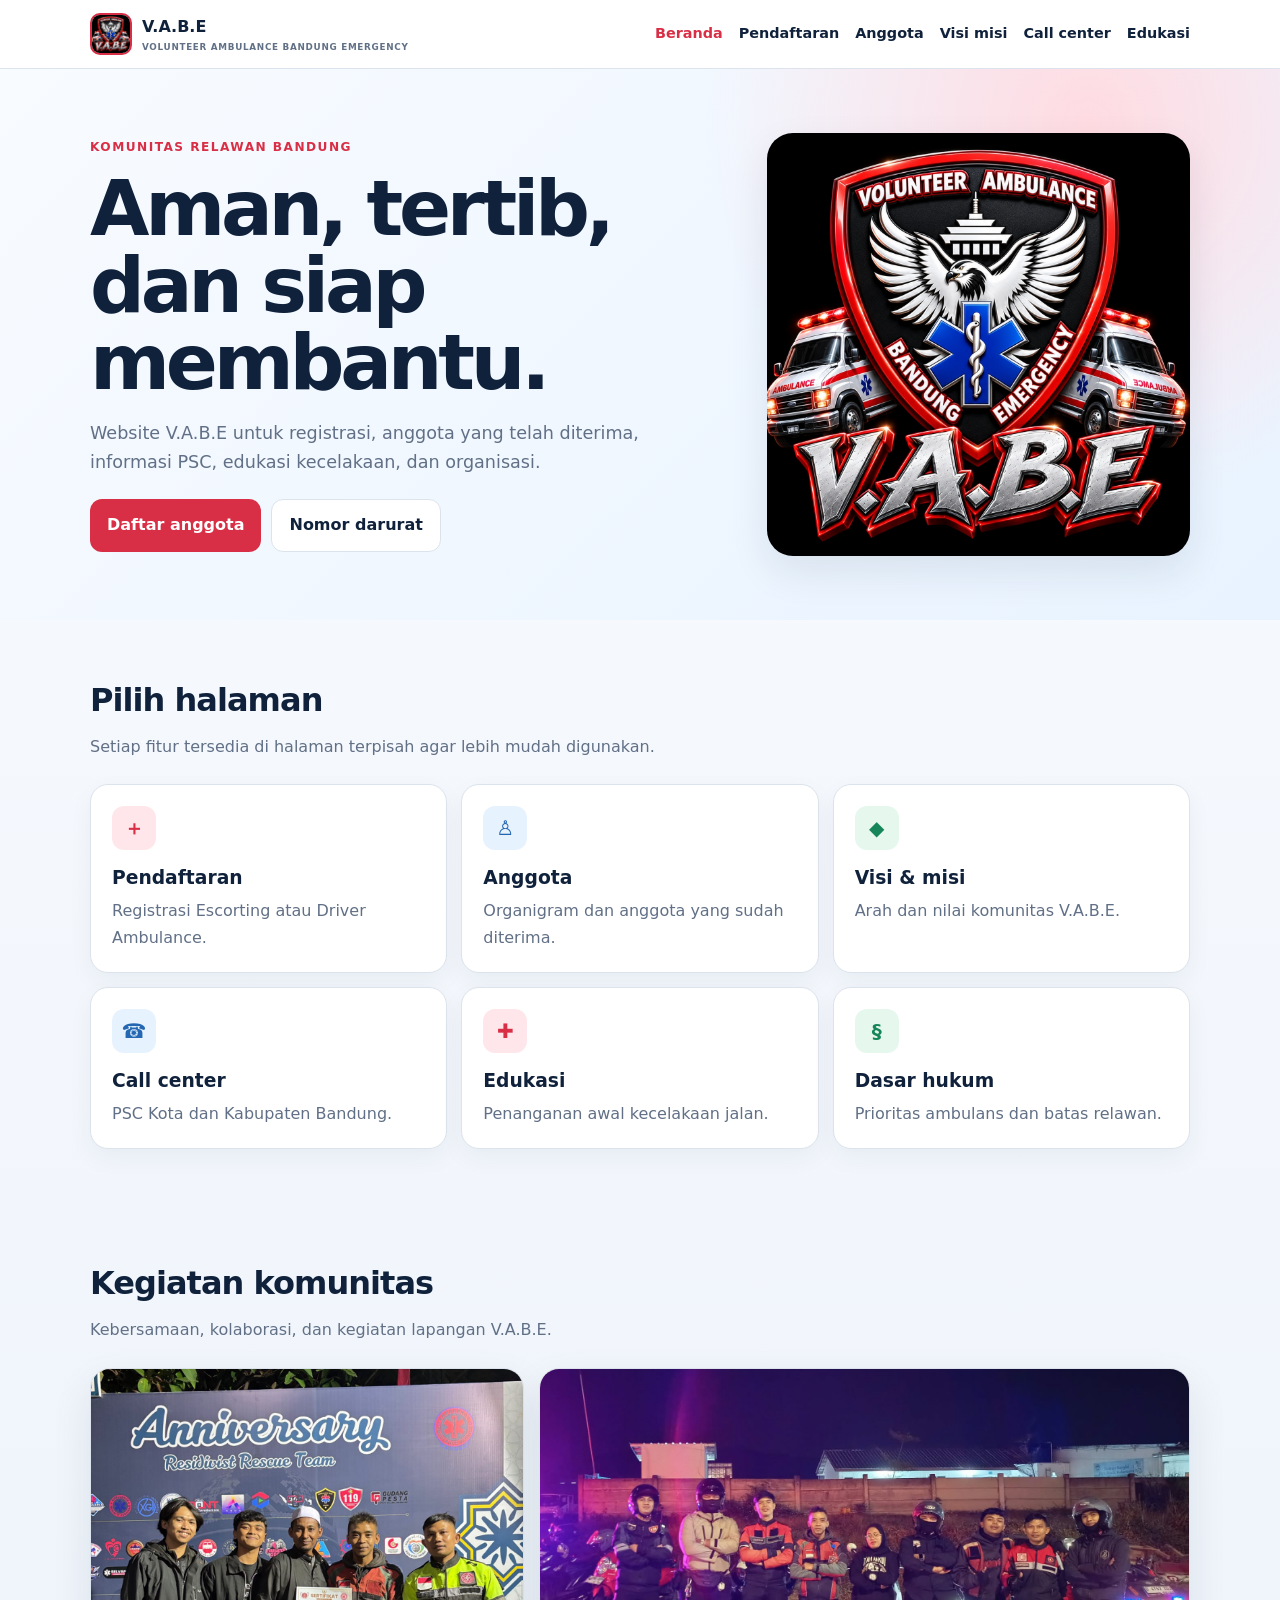
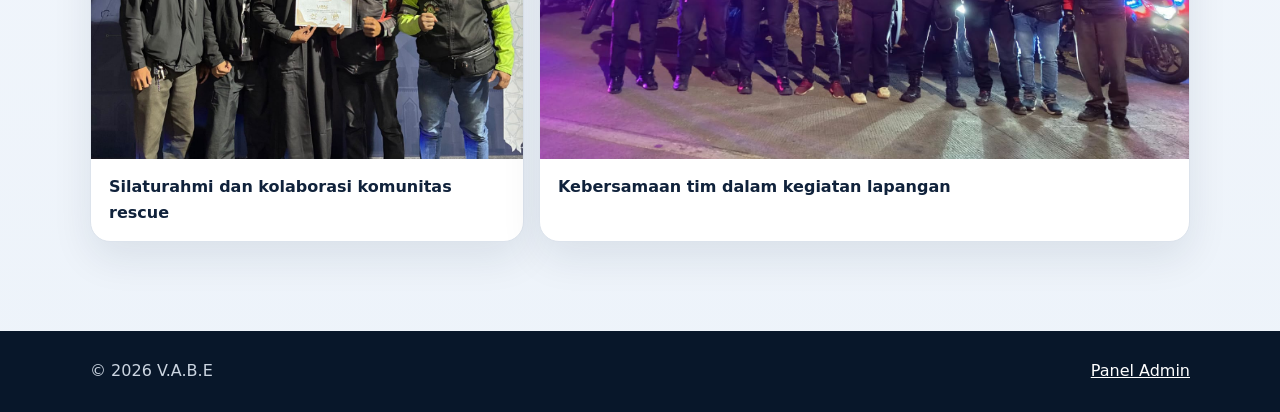
<file: index.html>
<!doctype html>
<html lang="id">
<head>
<meta charset="utf-8">
<meta name="viewport" content="width=device-width,initial-scale=1">
<title>V.A.B.E — Beranda</title>
<link rel="stylesheet" href="styles.css">
</head>
<body>
<header class="header">
<div class="wrap bar">
<a class="brand" href="index.html">
<img src="logo-vabe.jpeg" alt="Logo V.A.B.E">
<span>V.A.B.E<small>VOLUNTEER AMBULANCE BANDUNG EMERGENCY</small>
</span>
</a>
<nav class="nav">
<a class="active" href="index.html">Beranda</a>
<a href="daftar.html">Pendaftaran</a>
<a href="anggota.html">Anggota</a>
<a href="visi-misi.html">Visi misi</a>
<a href="call-center.html">Call center</a>
<a href="edukasi.html">Edukasi</a>
</nav>
</div>
</header>
<main>
<section class="hero">
<div class="wrap hero-grid">
<div>
<div class="eyebrow">Komunitas relawan Bandung</div>
<h1>Aman, tertib, dan siap membantu.</h1>
<p class="lead">Website V.A.B.E untuk registrasi, anggota yang telah diterima, informasi PSC, edukasi kecelakaan, dan organisasi.</p>
<div class="buttons">
<a class="btn" href="daftar.html">Daftar anggota</a>
<a class="btn light" href="call-center.html">Nomor darurat</a>
</div>
</div>
<img class="hero-logo" src="logo-vabe.jpeg" alt="Logo V.A.B.E">
</div>
</section>
<section class="section">
<div class="wrap">
<h2>Pilih halaman</h2>
<p class="intro">Setiap fitur tersedia di halaman terpisah agar lebih mudah digunakan.</p>
<div class="menu-grid">
<a class="menu-card" href="daftar.html">
<div class="icon">＋</div>
<h3>Pendaftaran</h3>
<p>Registrasi Escorting atau Driver Ambulance.</p>
</a>
<a class="menu-card" href="anggota.html">
<div class="icon">♙</div>
<h3>Anggota</h3>
<p>Organigram dan anggota yang sudah diterima.</p>
</a>
<a class="menu-card" href="visi-misi.html">
<div class="icon">◆</div>
<h3>Visi & misi</h3>
<p>Arah dan nilai komunitas V.A.B.E.</p>
</a>
<a class="menu-card" href="call-center.html">
<div class="icon">☎</div>
<h3>Call center</h3>
<p>PSC Kota dan Kabupaten Bandung.</p>
</a>
<a class="menu-card" href="edukasi.html">
<div class="icon">✚</div>
<h3>Edukasi</h3>
<p>Penanganan awal kecelakaan jalan.</p>
</a>
<a class="menu-card" href="hukum.html">
<div class="icon">§</div>
<h3>Dasar hukum</h3>
<p>Prioritas ambulans dan batas relawan.</p>
</a>
</div>
</div>
</section>
<section class="section">
<div class="wrap">
<h2>Kegiatan komunitas</h2>
<p class="intro">Kebersamaan, kolaborasi, dan kegiatan lapangan V.A.B.E.</p>
<div class="gallery">
<figure class="photo">
<img src="kegiatan-anniversary.jpeg" alt="Anggota V.A.B.E pada kegiatan anniversary komunitas rescue">
<figcaption>Silaturahmi dan kolaborasi komunitas rescue</figcaption>
</figure>
<figure class="photo">
<img src="kegiatan-tim-lapangan.jpeg" alt="Tim V.A.B.E dalam kegiatan lapangan malam hari">
<figcaption>Kebersamaan tim dalam kegiatan lapangan</figcaption>
</figure>
</div>
</div>
</section>
</main>
<footer class="footer">
<div class="wrap foot">
<span>© 2026 V.A.B.E</span>
<a href="admin.html">Panel Admin</a>
</div>
</footer>
<nav class="dock">
<a class="active" href="index.html">⌂<br>Beranda</a>
<a href="daftar.html">＋<br>Daftar</a>
<a href="anggota.html">♙<br>Anggota</a>
<a href="call-center.html">☎<br>Darurat</a>
</nav>
</body>
</html>
</file>
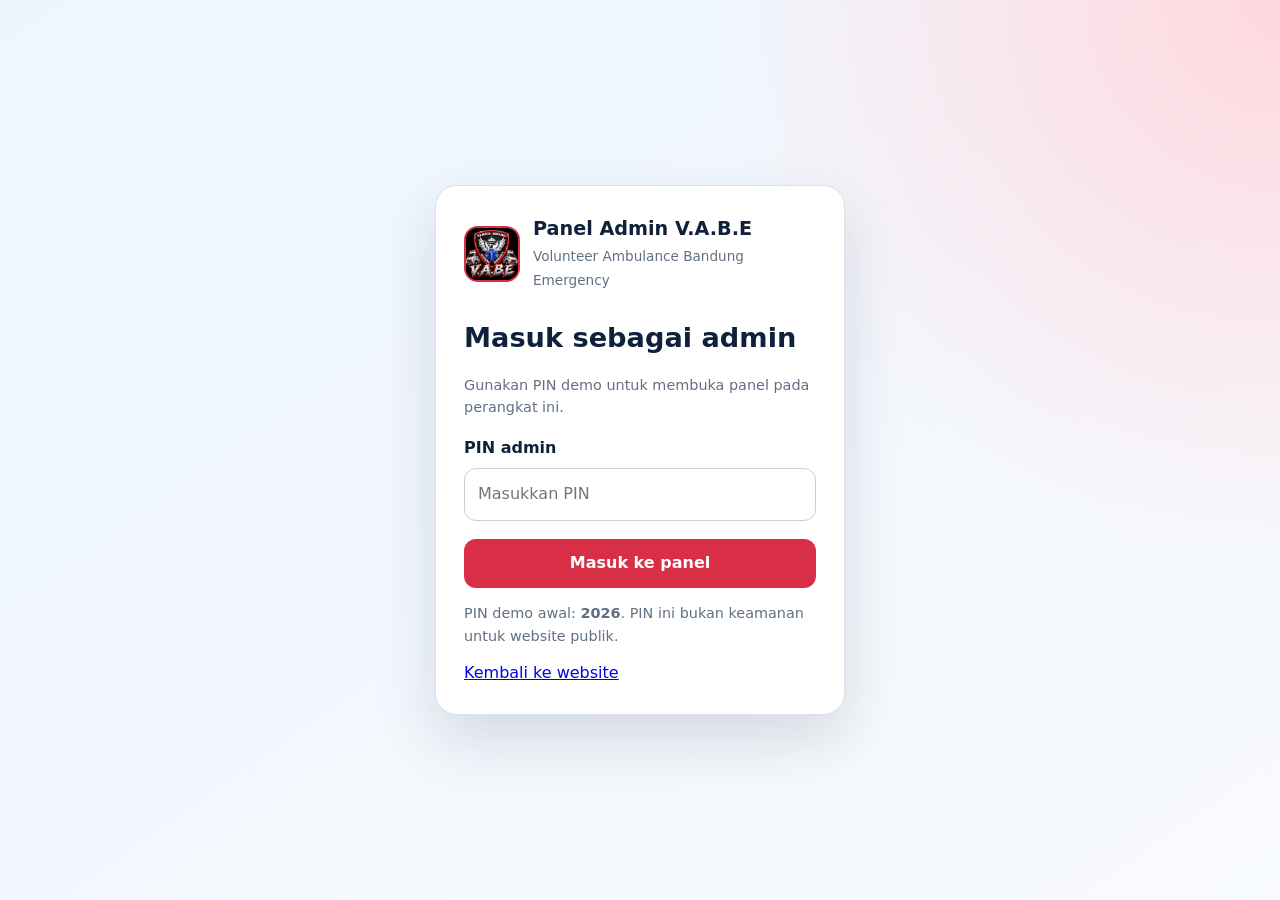
<file: admin.html>
<!doctype html>
<html lang="id">
<head>
  <meta charset="utf-8">
  <meta name="viewport" content="width=device-width,initial-scale=1">
  <title>Panel Admin V.A.B.E</title>
  <style>
    :root{--navy:#10223b;--red:#d92f46;--paper:#f4f6f9;--line:#dce2ea;--muted:#617084;--white:#fff;--green:#197047;--amber:#8a6200}*{box-sizing:border-box}body{margin:0;background:var(--paper);color:var(--navy);font:16px/1.55 system-ui,-apple-system,"Segoe UI",sans-serif}button,input,select{font:inherit}.hidden{display:none!important}.login{min-height:100vh;display:grid;place-items:center;padding:22px}.login-card{width:min(410px,100%);background:#fff;border:1px solid var(--line);border-radius:22px;padding:28px}.identity{display:flex;align-items:center;gap:13px;margin-bottom:24px}.identity img{width:56px;height:56px;object-fit:cover;border-radius:14px;border:2px solid var(--red);background:#000}.identity strong{display:block;font-size:1.2rem}.identity span{font-size:.85rem;color:var(--muted)}h1{font-size:1.7rem;margin:0 0 8px}.hint,.note{color:var(--muted);font-size:.9rem}.field{display:grid;gap:7px;margin:18px 0}.field label{font-weight:750}.field input{width:100%;border:1px solid #c8d0db;border-radius:12px;padding:13px;font-size:16px}.btn{border:0;border-radius:12px;padding:12px 16px;background:var(--red);color:#fff;font-weight:800;cursor:pointer}.btn.block{width:100%}.error{color:#a71931;font-size:.9rem;margin-top:10px}.shell{min-height:100vh}.topbar{position:sticky;top:0;z-index:10;background:#fff;border-bottom:1px solid var(--line)}.topbar-inner{max-width:1180px;margin:auto;min-height:68px;padding:10px 20px;display:flex;align-items:center;justify-content:space-between;gap:14px}.topbar .identity{margin:0}.topbar .identity img{width:42px;height:42px;border-radius:10px}.ghost{background:#fff;color:var(--navy);border:1px solid var(--line)}main{max-width:1180px;margin:auto;padding:28px 20px 60px}.welcome{display:flex;align-items:end;justify-content:space-between;gap:18px;margin-bottom:22px}.welcome h1{font-size:2rem}.stats{display:grid;grid-template-columns:repeat(3,1fr);gap:13px;margin-bottom:24px}.stat{background:#fff;border:1px solid var(--line);border-radius:16px;padding:19px}.stat strong{display:block;font-size:1.9rem}.stat span{color:var(--muted);font-size:.9rem}.tabs{display:flex;gap:8px;margin-bottom:16px}.tab{border:1px solid var(--line);background:#fff;padding:10px 15px;border-radius:999px;color:var(--navy);font-weight:750;cursor:pointer}.tab.active{background:var(--navy);color:#fff}.panel{background:#fff;border:1px solid var(--line);border-radius:18px;overflow:hidden}.panel-head{padding:18px 20px;border-bottom:1px solid var(--line);display:flex;align-items:center;justify-content:space-between;gap:12px}.panel-head h2{margin:0;font-size:1.25rem}.filters{display:flex;gap:8px}.filters select{border:1px solid var(--line);border-radius:10px;padding:9px;background:#fff}.table-wrap{overflow:auto}table{width:100%;border-collapse:collapse;min-width:820px}th,td{text-align:left;padding:13px 16px;border-bottom:1px solid var(--line);font-size:.9rem}th{background:#f8fafc;color:var(--muted);font-size:.76rem;text-transform:uppercase;letter-spacing:.05em}.badge{display:inline-block;border-radius:999px;padding:5px 9px;font-weight:800;font-size:.76rem}.pending{background:#fff4d7;color:var(--amber)}.accepted{background:#e4f6ec;color:var(--green)}.rejected{background:#ffe8eb;color:#9b2033}.actions{display:flex;gap:6px}.small{border:1px solid var(--line);background:#fff;border-radius:8px;padding:7px 9px;font-size:.78rem;font-weight:750;cursor:pointer}.small.ok{color:var(--green)}.small.no{color:#9b2033}.empty{text-align:center!important;color:var(--muted);padding:30px!important}.org-form{display:grid;grid-template-columns:repeat(2,1fr);gap:13px;padding:20px}.org-item{border:1px solid var(--line);border-radius:14px;padding:16px}.org-item strong{display:block;margin-bottom:10px}.org-item label{display:block;font-size:.8rem;color:var(--muted);margin:8px 0 4px}.org-item input{width:100%;border:1px solid #cbd3dd;border-radius:9px;padding:10px}.savebar{display:flex;justify-content:flex-end;padding:0 20px 20px}.warning{background:#fff7df;color:#704f00;border:1px solid #f0d684;border-radius:12px;padding:13px 15px;margin-bottom:18px;font-size:.88rem}
    @media(max-width:700px){.topbar-inner,main{padding-left:14px;padding-right:14px}.topbar .identity span{display:none}.welcome{display:block}.welcome .note{margin-top:5px}.stats{grid-template-columns:1fr 1fr}.stat:last-child{grid-column:1/-1}.tabs{overflow:auto}.org-form{grid-template-columns:1fr;padding:14px}.panel-head{align-items:flex-start;flex-direction:column}.filters{width:100%}.filters select{width:100%}}
    .topbar{background:linear-gradient(90deg,#fff,#f5f8ff)}.login{background:radial-gradient(circle at top right,#ffd7de,transparent 36%),linear-gradient(145deg,#edf5ff,#f8fafc)}.login-card{box-shadow:0 24px 60px rgba(16,34,59,.14)}.stat{position:relative;overflow:hidden;box-shadow:0 10px 28px rgba(16,34,59,.06)}.stat:before{content:"";position:absolute;left:0;top:0;bottom:0;width:5px}.stat:nth-child(1):before{background:#2468b1}.stat:nth-child(2):before{background:#19a36d}.stat:nth-child(3):before{background:#e0a11b}.stat:nth-child(1) strong{color:#2468b1}.stat:nth-child(2) strong{color:#198052}.stat:nth-child(3) strong{color:#9a6900}.panel{box-shadow:0 12px 34px rgba(16,34,59,.06)}.tab{transition:.2s;white-space:nowrap}.tab:hover{border-color:#8aa5c6}.tab.active{background:linear-gradient(135deg,#173d6c,#10223b)}.btn{transition:.2s}.btn:hover{filter:brightness(.96);transform:translateY(-1px)}.org-item{background:linear-gradient(145deg,#fff,#f8fbff)}.stats{grid-template-columns:repeat(4,1fr)}.actions{flex-wrap:wrap}.table-wrap{-webkit-overflow-scrolling:touch}@media(max-width:850px){.stats{grid-template-columns:1fr 1fr}}@media(max-width:520px){main{padding:18px 10px 45px}.topbar-inner{padding:9px 10px}.topbar .identity strong{font-size:1rem}.topbar .identity img{width:38px;height:38px}.topbar .btn{padding:9px 11px}.welcome h1{font-size:1.55rem}.stats{grid-template-columns:1fr}.stat:last-child{grid-column:auto}.tabs{margin-left:-2px;margin-right:-2px;padding-bottom:5px}.tab{padding:9px 12px}.panel{border-radius:14px}.panel-head{padding:15px}.panel-head .btn{width:100%;text-align:center}.filters{display:grid}.filters .btn{width:100%}th,td{padding:11px 12px}.login{padding:12px}.login-card{padding:21px;border-radius:17px}}
  </style>
</head>
<body>
  <section class="login" id="loginView">
<div class="login-card">
<div class="identity">
<img src="logo-vabe.jpeg" alt="Logo V.A.B.E">
<div>
<strong>Panel Admin V.A.B.E</strong>
<span>Volunteer Ambulance Bandung Emergency</span>
</div>
</div>
<h1>Masuk sebagai admin</h1>
<p class="hint">Gunakan PIN demo untuk membuka panel pada perangkat ini.</p>
<form id="loginForm">
<div class="field">
<label for="pin">PIN admin</label>
<input id="pin" type="password" inputmode="numeric" autocomplete="off" required placeholder="Masukkan PIN">
</div>
<button class="btn block" type="submit">Masuk ke panel</button>
<div class="error hidden" id="loginError">PIN tidak sesuai.</div>
</form>
<p class="hint">PIN demo awal: <strong>2026</strong>. PIN ini bukan keamanan untuk website publik.</p>
<a href="index.html">Kembali ke website</a>
</div>
</section>

  <div class="shell hidden" id="adminView">
<header class="topbar">
<div class="topbar-inner">
<div class="identity">
<img src="logo-vabe.jpeg" alt="Logo V.A.B.E">
<div>
<strong>Admin V.A.B.E</strong>
<span>Pengelolaan anggota dan pengurus</span>
</div>
</div>
<button class="btn ghost" id="logoutBtn">Keluar</button>
</div>
</header>
<main>
<div class="welcome">
<div>
<h1>Ringkasan organisasi</h1>
<div class="note">Data lokal pada browser perangkat ini</div>
</div>
<a class="btn ghost" href="index.html">Lihat website</a>
</div>
<div class="warning">Panel ini adalah demo statis. Untuk digunakan banyak admin atau perangkat, diperlukan backend, database, autentikasi aman, dan pencatatan aktivitas.</div>
<div class="stats">
<div class="stat">
<strong id="totalCount">0</strong>
<span>Total pendaftar</span>
</div>
<div class="stat">
<strong id="acceptedCount">0</strong>
<span>Anggota diterima</span>
</div>
<div class="stat">
<strong id="pendingCount">0</strong>
<span>Menunggu verifikasi</span>
</div>
<div class="stat">
<strong id="reportCount">0</strong>
<span>Laporan kejadian</span>
</div>
</div>
<div class="tabs">
<button class="tab active" data-target="membersPanel">Data anggota</button>
<button class="tab" data-target="orgPanel">Data kepengurusan</button>
<button class="tab" data-target="groupPanel">Grup WhatsApp</button>
<button class="tab" data-target="reportsPanel">Data laporan</button>
</div>

    <section class="panel" id="membersPanel">
<div class="panel-head">
<div>
<h2>Pendaftaran anggota</h2>
<span class="note">Pilih beberapa data untuk penerimaan massal</span>
</div>
<div class="filters">
<button class="btn" id="bulkAcceptBtn" type="button">Terima pilihan & bagikan</button>
<select id="statusFilter">
<option value="Semua">Semua status</option>
<option>Menunggu verifikasi</option>
<option>Diterima</option>
<option>Ditolak</option>
</select>
</div>
</div>
<div class="table-wrap">
<table>
<thead>
<tr>
<th>
<input type="checkbox" id="selectAll" aria-label="Pilih semua">
</th>
<th>ID Volunteer</th>
<th>Nama</th>
<th>Tanggal lahir</th>
<th>Domisili</th>
<th>Peran</th>
<th>No. SIM</th>
<th>WhatsApp</th>
<th>Status</th>
<th>Tindakan</th>
</tr>
</thead>
<tbody id="adminMemberRows">
</tbody>
</table>
</div>
</section>

    <section class="panel hidden" id="reportsPanel">
<div class="panel-head"><div><h2>Data laporan kejadian</h2><span class="note">Buka, edit, hapus, atau unduh laporan berdesain lengkap</span></div><a class="btn" href="laporan.html" style="text-decoration:none">Buat laporan baru</a></div>
<div class="table-wrap"><table><thead><tr><th>Tanggal</th><th>Jenis laporan</th><th>Lokasi</th><th>Pelapor</th><th>Sumber</th><th>Tindakan</th></tr></thead><tbody id="adminReportRows"></tbody></table></div>
</section>

    <section class="panel hidden" id="orgPanel">
<div class="panel-head">
<h2>Data kepengurusan</h2>
<span class="note">Isi nama dan kontak pengurus resmi</span>
</div>
<form id="orgForm">
<div class="org-form" id="orgFields">
</div>
<div class="savebar">
<button class="btn" type="submit">Simpan kepengurusan</button>
</div>
</form>
</section>
    <section class="panel hidden" id="groupPanel">
<div class="panel-head">
<h2>Grup WhatsApp anggota V.A.B.E</h2>
<span class="note">Satu grup untuk semua anggota</span>
</div>
<form id="groupForm">
<div class="org-form">
<div class="org-item">
<strong>Grup utama V.A.B.E</strong>
<label for="groupLink">Tautan undangan WhatsApp</label>
<input id="groupLink" type="url" placeholder="https://chat.whatsapp.com/...">
<p class="note">Boleh dikosongkan dan diisi setelah grup tersedia.</p>
</div>
</div>
<div class="savebar">
<button class="btn" type="submit">Simpan tautan grup</button>
</div>
</form>
</section>
  </main>
</div>
  <script>
    const memberKey='vabePendaftar',orgKey='vabePengurus',groupKey='vabeGroupLinks',reportKey='vabeLaporan',sessionKey='vabeAdminSession';
    const roles=['Ketua','Wakil Ketua','Sekretaris','Bendahara','Koordinator Lapangan','Divisi Edukasi'];
    const esc=v=>String(v??'').replace(/[&<>"']/g,c=>({'&':'&amp;','<':'&lt;','>':'&gt;','"':'&quot;',"'":'&#039;'}[c]));
    const read=(key,fallback=[])=>{try{return JSON.parse(localStorage.getItem(key)||JSON.stringify(fallback))}catch{return fallback}};
    const write=(key,value)=>localStorage.setItem(key,JSON.stringify(value));
    const showAdmin=()=>{document.getElementById('loginView').classList.add('hidden');document.getElementById('adminView').classList.remove('hidden');renderMembers();renderReports();renderOrg();renderGroupSettings()};
    document.getElementById('loginForm').addEventListener('submit',e=>{e.preventDefault();if(document.getElementById('pin').value==='2026'){sessionStorage.setItem(sessionKey,'1');showAdmin()}else document.getElementById('loginError').classList.remove('hidden')});
    document.getElementById('logoutBtn').addEventListener('click',()=>{sessionStorage.removeItem(sessionKey);location.reload()});
    document.querySelectorAll('.tab').forEach(tab=>tab.addEventListener('click',()=>{document.querySelectorAll('.tab').forEach(t=>t.classList.remove('active'));document.querySelectorAll('main .panel').forEach(p=>p.classList.add('hidden'));tab.classList.add('active');document.getElementById(tab.dataset.target).classList.remove('hidden')}));
    function renderMembers(){const members=ensureVolunteerIds(read(memberKey)),filter=document.getElementById('statusFilter').value,shown=members.map((m,i)=>({...m,_i:i,status:m.status||'Menunggu verifikasi'})).filter(m=>filter==='Semua'||m.status===filter);write(memberKey,members);document.getElementById('totalCount').textContent=members.length;document.getElementById('acceptedCount').textContent=members.filter(m=>(m.status||'Menunggu verifikasi')==='Diterima').length;document.getElementById('pendingCount').textContent=members.filter(m=>(m.status||'Menunggu verifikasi')==='Menunggu verifikasi').length;document.getElementById('adminMemberRows').innerHTML=shown.length?shown.map(m=>`<tr><td><input class="member-select" type="checkbox" value="${m._i}" aria-label="Pilih ${esc(m.registrationId)}"></td><td><strong>${esc(m.registrationId)}</strong></td><td>${esc(m.name)}</td><td>${esc(m.birthDate||'-')}</td><td>${esc(m.city)}</td><td>${esc(m.role)}</td><td>${esc(m.sim||'-')}</td><td>${esc(m.wa||'-')}</td><td><span class="badge ${m.status==='Diterima'?'accepted':m.status==='Ditolak'?'rejected':'pending'}">${esc(m.status)}</span></td><td><div class="actions"><button class="small ok" onclick="acceptAndWhatsApp(${m._i})">Terima & WA</button><button class="small no" onclick="setStatus(${m._i},'Ditolak')">Tolak</button><button class="small" onclick="removeMember(${m._i})">Hapus</button></div></td></tr>`).join(''):'<tr><td colspan="10" class="empty">Belum ada data untuk ditampilkan.</td></tr>';document.getElementById('selectAll').checked=false}
    function renderReports(){const reports=read(reportKey);document.getElementById('reportCount').textContent=reports.length;document.getElementById('adminReportRows').innerHTML=reports.length?reports.map(r=>`<tr><td>${esc(r.date||'-')}<br><span class="note">${esc(r.time||'')} WIB</span></td><td><strong>${esc(r.type||'-')}</strong></td><td>${esc(r.location||'-')}</td><td>${esc(r.reporter||'-')}</td><td>${esc(r.source||'-')}</td><td><div class="actions"><button class="small" onclick="openReport('${esc(r.id)}','view')">Buka</button><button class="small ok" onclick="openReport('${esc(r.id)}','edit')">Edit</button><button class="small" onclick="openReport('${esc(r.id)}','download')">Unduh</button><button class="small no" onclick="deleteReport('${esc(r.id)}')">Hapus</button></div></td></tr>`).join(''):'<tr><td colspan="6" class="empty">Belum ada laporan tersimpan.</td></tr>'}
    function openReport(id,mode){const query=mode==='download'?`?id=${encodeURIComponent(id)}&mode=view&download=pdf`:`?id=${encodeURIComponent(id)}&mode=${mode}`;location.href=`laporan.html${query}`}
    function deleteReport(id){if(!confirm('Hapus laporan ini?'))return;write(reportKey,read(reportKey).filter(r=>r.id!==id));renderReports()}
    function setStatus(i,status){const data=read(memberKey);data[i].status=status;write(memberKey,data);renderMembers()}
    function normalizePhone(value){let phone=String(value||'').replace(/\D/g,'');if(phone.startsWith('0'))phone='62'+phone.slice(1);return phone}
    function ensureVolunteerIds(data){let next=1,used=new Set(data.map(m=>Number(String(m.registrationId||'').match(/^Volunteer #(\d+)$/)?.[1]||0)).filter(Boolean));return data.map(m=>{if(/^Volunteer #\d+$/.test(m.registrationId||''))return m;while(used.has(next))next++;const registrationId=`Volunteer #${String(next).padStart(3,'0')}`;used.add(next++);return{...m,registrationId}})}
    function acceptAndWhatsApp(i){const data=ensureVolunteerIds(read(memberKey)),member=data[i],groupLink=read(groupKey,{}).link;member.status='Diterima';write(memberKey,data);renderMembers();const message=`Halo ${member.name}, selamat! ${member.registrationId} telah lulus dan diterima menjadi anggota V.A.B.E.${groupLink?` Silakan bergabung ke grup utama: ${groupLink}`:' Tautan grup akan dikirim menyusul oleh admin.'}`;const phone=normalizePhone(member.wa);if(phone)window.open(`https://wa.me/${phone}?text=${encodeURIComponent(message)}`,'_blank');else alert('Status diterima, tetapi nomor WhatsApp belum tersedia.')}
    function acceptSelected(){const selected=[...document.querySelectorAll('.member-select:checked')].map(input=>Number(input.value));if(!selected.length){alert('Pilih minimal satu pendaftar.');return}const data=ensureVolunteerIds(read(memberKey));selected.forEach(i=>{if(data[i])data[i].status='Diterima'});write(memberKey,data);const ids=selected.map(i=>data[i]?.registrationId).filter(Boolean);const groupLink=read(groupKey,{}).link;const message=`Selamat! Calon anggota dengan ID ${ids.join(', ')} telah lulus dan resmi menjadi anggota V.A.B.E.${groupLink?` Grup utama anggota: ${groupLink}`:''}`;renderMembers();window.open(`https://wa.me/?text=${encodeURIComponent(message)}`,'_blank')}
    function removeMember(i){if(!confirm('Hapus data pendaftar ini?'))return;const data=read(memberKey);data.splice(i,1);write(memberKey,data);renderMembers()}
    document.getElementById('statusFilter').addEventListener('change',renderMembers);
    function renderOrg(){const data=read(orgKey,{});document.getElementById('orgFields').innerHTML=roles.map((role,i)=>`<div class="org-item"><strong>${esc(role)}</strong><label for="name${i}">Nama</label><input id="name${i}" data-role="${esc(role)}" data-field="name" value="${esc(data[role]?.name||'')}" placeholder="Nama pengurus"><label for="contact${i}">Kontak</label><input id="contact${i}" data-role="${esc(role)}" data-field="contact" value="${esc(data[role]?.contact||'')}" placeholder="Nomor atau email"></div>`).join('')}
    document.getElementById('orgForm').addEventListener('submit',e=>{e.preventDefault();const data={};document.querySelectorAll('#orgFields input').forEach(input=>{data[input.dataset.role]??={};data[input.dataset.role][input.dataset.field]=input.value.trim()});write(orgKey,data);alert('Data kepengurusan tersimpan di browser.')});
    function renderGroupSettings(){document.getElementById('groupLink').value=read(groupKey,{}).link||''}
    document.getElementById('groupForm').addEventListener('submit',e=>{e.preventDefault();write(groupKey,{link:document.getElementById('groupLink').value.trim()});alert('Tautan grup WhatsApp tersimpan.')});
    document.getElementById('bulkAcceptBtn').addEventListener('click',acceptSelected);
    document.getElementById('selectAll').addEventListener('change',e=>document.querySelectorAll('.member-select').forEach(input=>input.checked=e.target.checked));
    if(sessionStorage.getItem(sessionKey)==='1')showAdmin();
  </script>
</body>
</html>
</file>
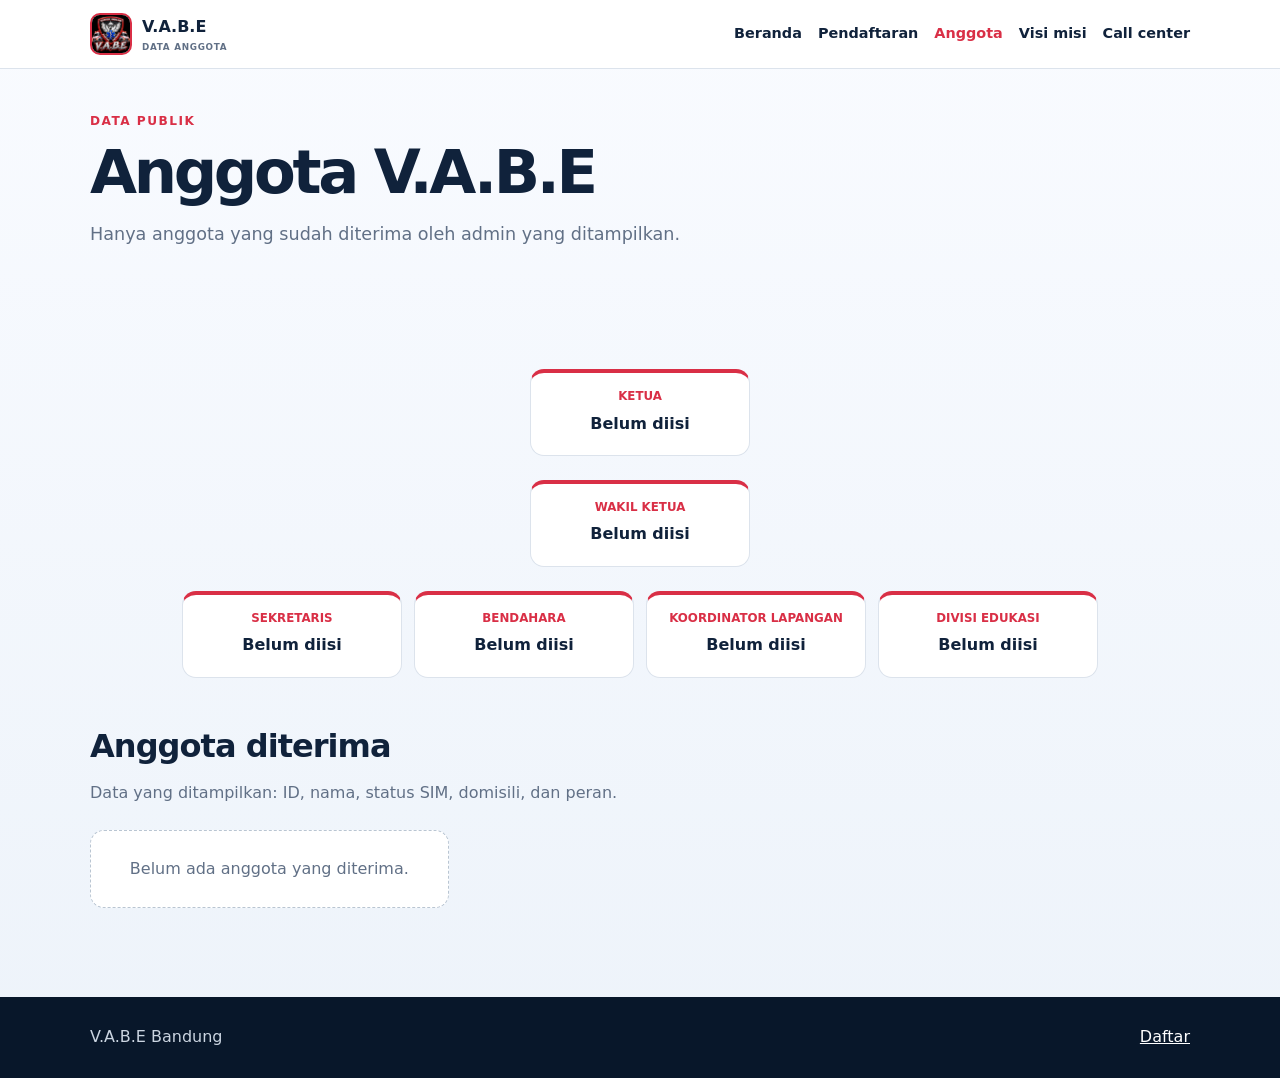
<file: anggota.html>
<!doctype html>
<html lang="id">
<head>
  <meta charset="utf-8">
  <meta name="viewport" content="width=device-width,initial-scale=1">
  <title>Anggota V.A.B.E</title>
  <link rel="stylesheet" href="styles.css">
</head>
<body>
  <header class="header">
<div class="wrap bar">
<a class="brand" href="index.html">
<img src="logo-vabe.jpeg" alt="Logo V.A.B.E">
<span>V.A.B.E<small>DATA ANGGOTA</small>
</span>
</a>
<nav class="nav">
<a href="index.html">Beranda</a>
<a href="daftar.html">Pendaftaran</a>
<a class="active" href="anggota.html">Anggota</a>
<a href="visi-misi.html">Visi misi</a>
<a href="call-center.html">Call center</a>
</nav>
</div>
</header>
  <main>
    <section class="page-head">
<div class="wrap">
<div class="eyebrow">Data publik</div>
<h1>Anggota V.A.B.E</h1>
<p class="lead">Hanya anggota yang sudah diterima oleh admin yang ditampilkan.</p>
</div>
</section>
    <section class="section">
<div class="wrap">
<div class="org" aria-label="Susunan kepengurusan V.A.B.E">
<div class="level">
<div class="node" data-role="Ketua">
<span>Ketua</span>
<strong>Belum diisi</strong>
</div>
</div>
<div class="level">
<div class="node" data-role="Wakil Ketua">
<span>Wakil Ketua</span>
<strong>Belum diisi</strong>
</div>
</div>
<div class="level">
<div class="node" data-role="Sekretaris">
<span>Sekretaris</span>
<strong>Belum diisi</strong>
</div>
<div class="node" data-role="Bendahara">
<span>Bendahara</span>
<strong>Belum diisi</strong>
</div>
<div class="node" data-role="Koordinator Lapangan">
<span>Koordinator Lapangan</span>
<strong>Belum diisi</strong>
</div>
<div class="node" data-role="Divisi Edukasi">
<span>Divisi Edukasi</span>
<strong>Belum diisi</strong>
</div>
</div>
</div>
<h2 style="margin-top:42px">Anggota diterima</h2>
<p class="intro">Data yang ditampilkan: ID, nama, status SIM, domisili, dan peran.</p>
<div class="members" id="members">
</div>
</div>
</section>
  </main>
  <footer class="footer">
<div class="wrap foot">
<span>V.A.B.E Bandung</span>
<a href="daftar.html">Daftar</a>
</div>
</footer>
  <nav class="dock">
<a href="index.html">⌂<br>Beranda</a>
<a href="daftar.html">＋<br>Daftar</a>
<a class="active" href="anggota.html">♙<br>Anggota</a>
<a href="call-center.html">☎<br>Darurat</a>
</nav>
  <script>
    const esc=v=>String(v||'').replace(/[&<>"']/g,c=>({'&':'&amp;','<':'&lt;','>':'&gt;','"':'&quot;',"'":'&#039;'}[c]));
    let data=[];
    try{data=JSON.parse(localStorage.getItem('vabePendaftar')||'[]').filter(m=>m.status==='Diterima')}catch{}
    document.getElementById('members').innerHTML=data.length?data.map(m=>{
      const simAktif=Boolean(String(m.sim||'').trim());
      return `<article class="member"><strong class="member-id">${esc(m.registrationId)}</strong><h3>${esc(m.name)}</h3><div class="member-meta"><div><span>Status SIM</span><b class="sim-status ${simAktif?'sim-active':'sim-inactive'}">${simAktif?'Aktif':'Tidak aktif'}</b></div><div><span>Domisili</span><b>${esc(m.city||'-')}</b></div><div><span>Peran</span><b>${esc(m.role||'-')}</b></div></div></article>`
    }).join(''):'<div class="empty">Belum ada anggota yang diterima.</div>';
    let pengurus={};
    try{pengurus=JSON.parse(localStorage.getItem('vabePengurus')||'{}')}catch{}
    document.querySelectorAll('[data-role]').forEach(node=>{const person=pengurus[node.dataset.role];if(person?.name)node.querySelector('strong').textContent=person.name});
  </script>
</body>
</html>
</file>
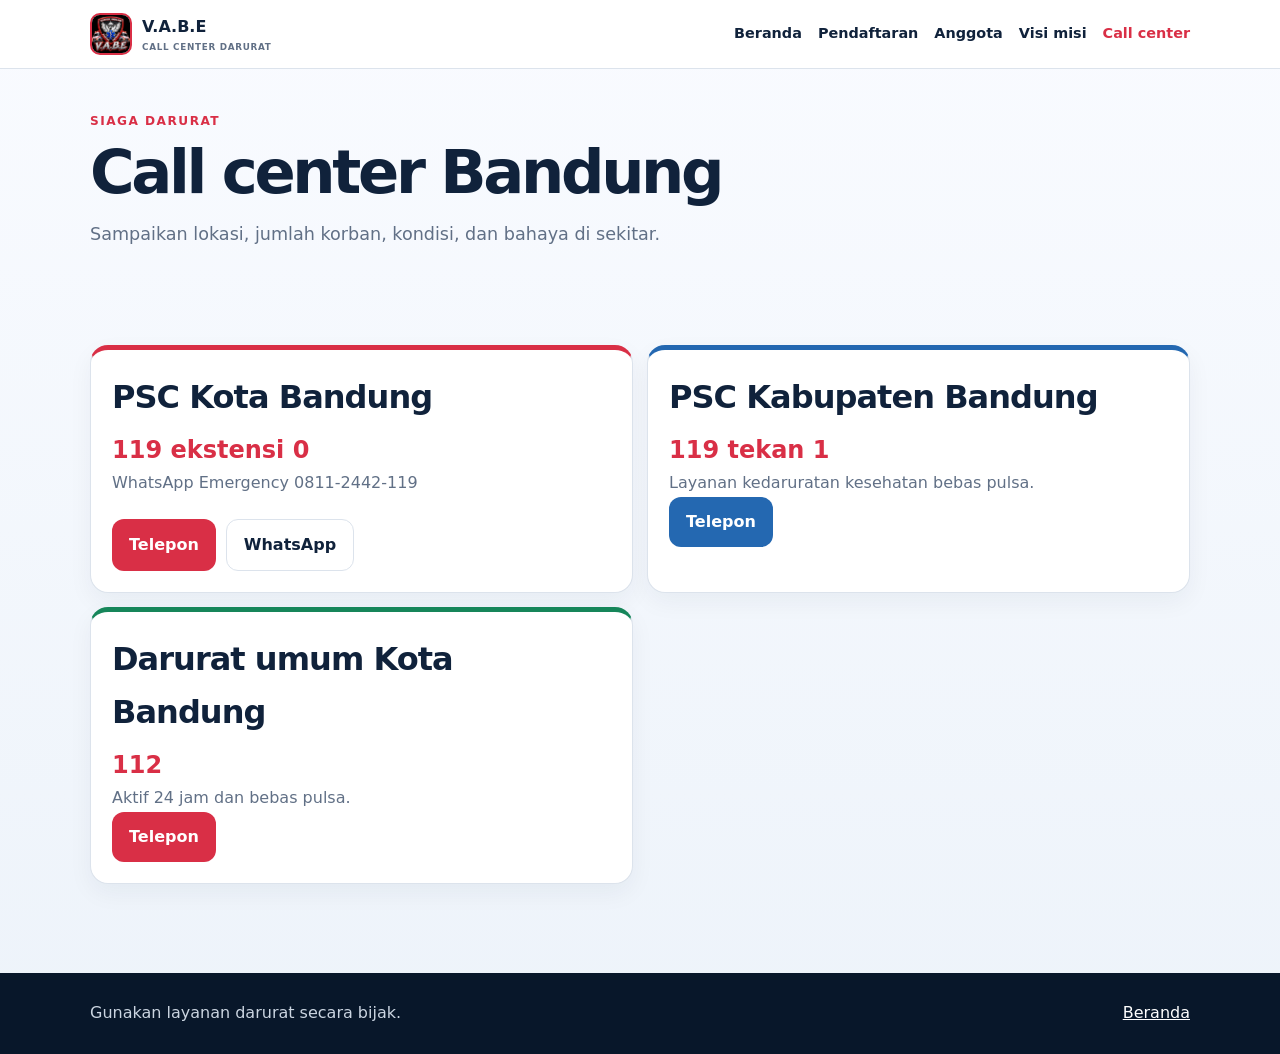
<file: call-center.html>
<!doctype html>
<html lang="id">
<head>
<meta charset="utf-8">
<meta name="viewport" content="width=device-width,initial-scale=1">
<title>Call Center V.A.B.E</title>
<link rel="stylesheet" href="styles.css">
</head>
<body>
<header class="header">
<div class="wrap bar">
<a class="brand" href="index.html">
<img src="logo-vabe.jpeg" alt="Logo">
<span>V.A.B.E<small>CALL CENTER DARURAT</small>
</span>
</a>
<nav class="nav">
<a href="index.html">Beranda</a>
<a href="daftar.html">Pendaftaran</a>
<a href="anggota.html">Anggota</a>
<a href="visi-misi.html">Visi misi</a>
<a class="active" href="call-center.html">Call center</a>
</nav>
</div>
</header>
<main>
<section class="page-head">
<div class="wrap">
<div class="eyebrow">Siaga darurat</div>
<h1>Call center Bandung</h1>
<p class="lead">Sampaikan lokasi, jumlah korban, kondisi, dan bahaya di sekitar.</p>
</div>
</section>
<section class="section">
<div class="wrap cards">
<article class="card red">
<h2>PSC Kota Bandung</h2>
<a class="number" href="tel:119">119 ekstensi 0</a>
<p>WhatsApp Emergency 0811-2442-119</p>
<div class="buttons">
<a class="btn" href="tel:119">Telepon</a>
<a class="btn light" href="https://wa.me/628112442119">WhatsApp</a>
</div>
</article>
<article class="card blue">
<h2>PSC Kabupaten Bandung</h2>
<a class="number" href="tel:119">119 tekan 1</a>
<p>Layanan kedaruratan kesehatan bebas pulsa.</p>
<a class="btn blue" href="tel:119">Telepon</a>
</article>
<article class="card green">
<h2>Darurat umum Kota Bandung</h2>
<a class="number" href="tel:112">112</a>
<p>Aktif 24 jam dan bebas pulsa.</p>
<a class="btn" href="tel:112">Telepon</a>
</article>
</div>
</section>
</main>
<footer class="footer">
<div class="wrap foot">
<span>Gunakan layanan darurat secara bijak.</span>
<a href="index.html">Beranda</a>
</div>
</footer>
<nav class="dock">
<a href="index.html">⌂<br>Beranda</a>
<a href="daftar.html">＋<br>Daftar</a>
<a href="anggota.html">♙<br>Anggota</a>
<a class="active" href="call-center.html">☎<br>Darurat</a>
</nav>
</body>
</html>
</file>
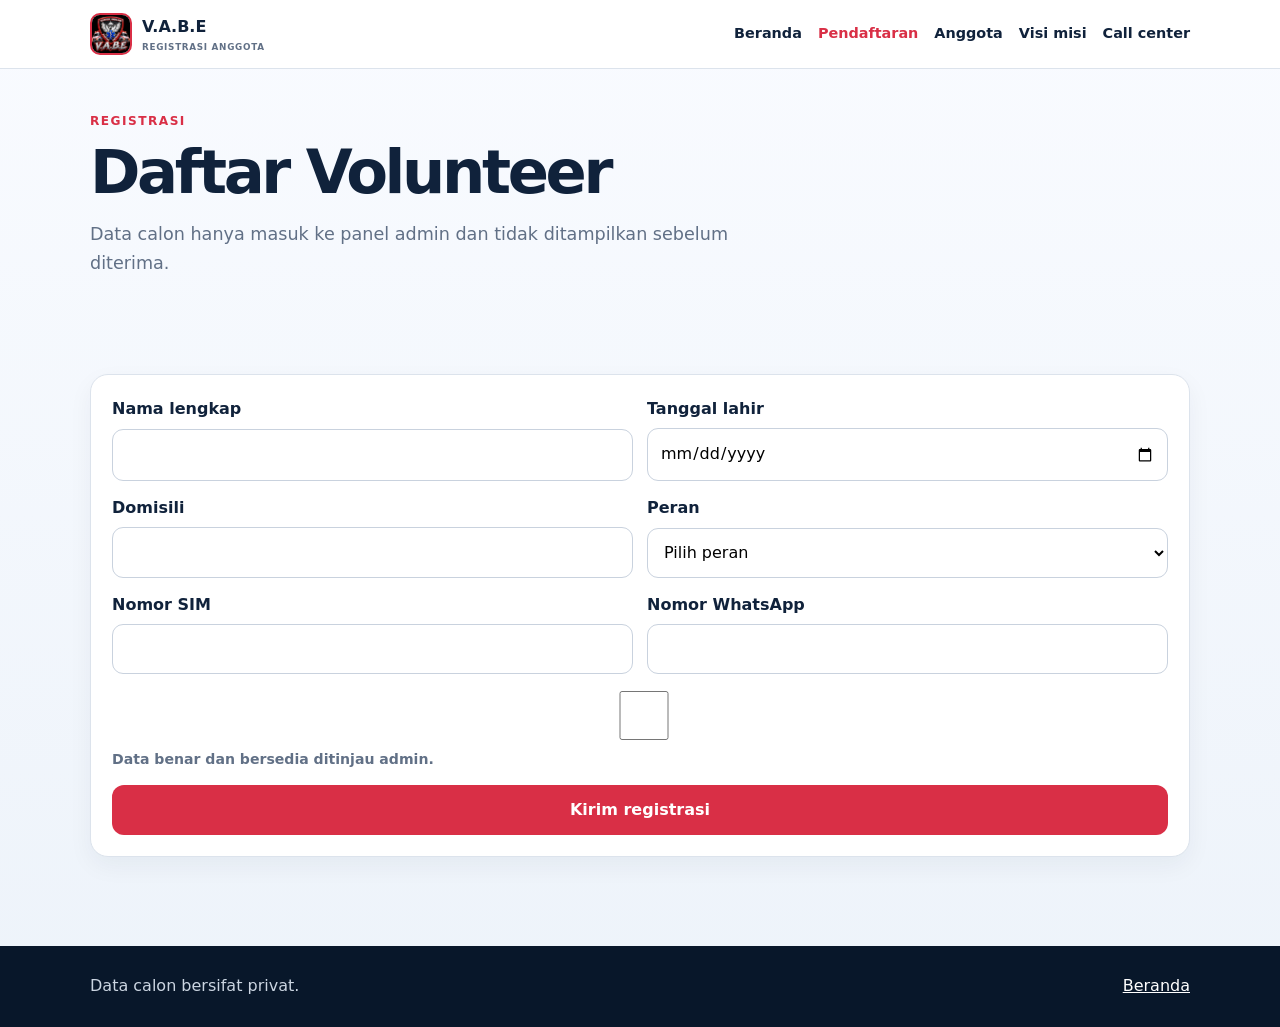
<file: daftar.html>
<!doctype html>
<html lang="id">
<head>
<meta charset="utf-8">
<meta name="viewport" content="width=device-width,initial-scale=1">
<title>Pendaftaran V.A.B.E</title>
<link rel="stylesheet" href="styles.css">
</head>
<body>
<header class="header">
<div class="wrap bar">
<a class="brand" href="index.html">
<img src="logo-vabe.jpeg" alt="Logo">
<span>V.A.B.E<small>REGISTRASI ANGGOTA</small>
</span>
</a>
<nav class="nav">
<a href="index.html">Beranda</a>
<a class="active" href="daftar.html">Pendaftaran</a>
<a href="anggota.html">Anggota</a>
<a href="visi-misi.html">Visi misi</a>
<a href="call-center.html">Call center</a>
</nav>
</div>
</header>
<main>
<section class="page-head">
<div class="wrap">
<div class="eyebrow">Registrasi</div>
<h1>Daftar Volunteer</h1>
<p class="lead">Data calon hanya masuk ke panel admin dan tidak ditampilkan sebelum diterima.</p>
</div>
</section>
<section class="section">
<div class="wrap">
<form class="panel" id="form">
<div class="form-grid">
<div class="field">
<label>Nama lengkap</label>
<input id="name" required>
</div>
<div class="field">
<label>Tanggal lahir</label>
<input id="birthDate" type="date" required>
</div>
<div class="field">
<label>Domisili</label>
<input id="city" required>
</div>
<div class="field">
<label>Peran</label>
<select id="role" required>
<option value="">Pilih peran</option>
<option>Escorting</option>
<option>Driver Ambulance</option>
</select>
</div>
<div class="field">
<label>Nomor SIM</label>
<input id="sim" required>
</div>
<div class="field">
<label>Nomor WhatsApp</label>
<input id="wa" inputmode="tel" required>
</div>
<div class="field full privacy">
<label>
<input type="checkbox" required> Data benar dan bersedia ditinjau admin.</label>
</div>
<div class="field full">
<button class="btn">Kirim registrasi</button>
<div class="notice" id="notice">
</div>
</div>
</div>
</form>
</div>
</section>
</main>
<footer class="footer">
<div class="wrap foot">
<span>Data calon bersifat privat.</span>
<a href="index.html">Beranda</a>
</div>
</footer>
<nav class="dock">
<a href="index.html">⌂<br>Beranda</a>
<a class="active" href="daftar.html">＋<br>Daftar</a>
<a href="anggota.html">♙<br>Anggota</a>
<a href="call-center.html">☎<br>Darurat</a>
</nav>
<script>const key='vabePendaftar',formEl=document.getElementById('form'),noticeEl=document.getElementById('notice'),field=id=>document.getElementById(id),read=()=>{try{return JSON.parse(localStorage.getItem(key)||'[]')}catch{return[]}},normalize=d=>{let n=1,u=new Set(d.map(m=>Number(String(m.registrationId||'').match(/^Volunteer #(\d+)$/)?.[1]||0)).filter(Boolean));return d.map(m=>{if(/^Volunteer #\d+$/.test(m.registrationId||''))return m;while(u.has(n))n++;let registrationId=`Volunteer #${String(n).padStart(3,'0')}`;u.add(n++);return{...m,registrationId}})};formEl.addEventListener('submit',e=>{e.preventDefault();let d=normalize(read()),max=d.reduce((n,m)=>Math.max(n,Number(m.registrationId.match(/\d+/)?.[0]||0)),0),registrationId=`Volunteer #${String(max+1).padStart(3,'0')}`;d.push({registrationId,name:field('name').value.trim(),birthDate:field('birthDate').value,city:field('city').value.trim(),role:field('role').value,sim:field('sim').value.trim(),wa:field('wa').value.trim(),status:'Menunggu verifikasi',createdAt:new Date().toISOString()});localStorage.setItem(key,JSON.stringify(d));noticeEl.innerHTML=`<strong>${registrationId}</strong><br>Data sedang ditinjau. Jika diterima, admin akan menghubungi WhatsApp Anda dan mengirim tautan grup utama V.A.B.E.`;noticeEl.classList.add('show');formEl.reset()});</script>
</body>
</html>
</file>
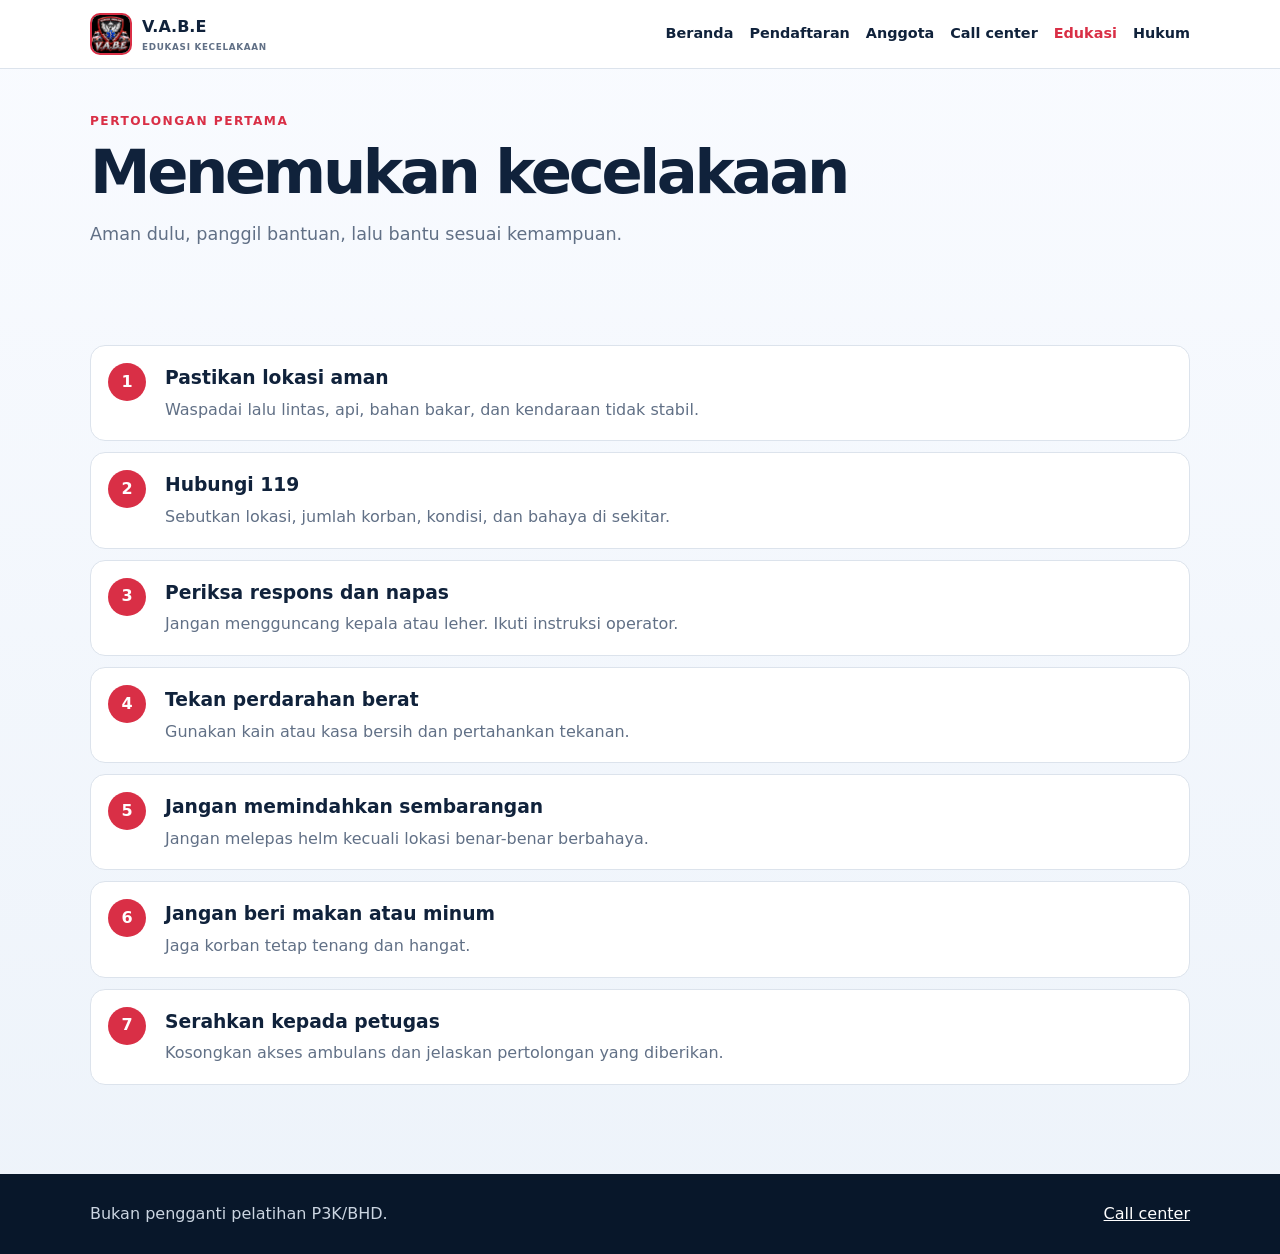
<file: edukasi.html>
<!doctype html>
<html lang="id">
<head>
<meta charset="utf-8">
<meta name="viewport" content="width=device-width,initial-scale=1">
<title>Edukasi V.A.B.E</title>
<link rel="stylesheet" href="styles.css">
</head>
<body>
<header class="header">
<div class="wrap bar">
<a class="brand" href="index.html">
<img src="logo-vabe.jpeg" alt="Logo">
<span>V.A.B.E<small>EDUKASI KECELAKAAN</small>
</span>
</a>
<nav class="nav">
<a href="index.html">Beranda</a>
<a href="daftar.html">Pendaftaran</a>
<a href="anggota.html">Anggota</a>
<a href="call-center.html">Call center</a>
<a class="active" href="edukasi.html">Edukasi</a>
<a href="hukum.html">Hukum</a>
</nav>
</div>
</header>
<main>
<section class="page-head">
<div class="wrap">
<div class="eyebrow">Pertolongan pertama</div>
<h1>Menemukan kecelakaan</h1>
<p class="lead">Aman dulu, panggil bantuan, lalu bantu sesuai kemampuan.</p>
</div>
</section>
<section class="section">
<div class="wrap steps">
<article class="step">
<b>1</b>
<div>
<h3>Pastikan lokasi aman</h3>
<p>Waspadai lalu lintas, api, bahan bakar, dan kendaraan tidak stabil.</p>
</div>
</article>
<article class="step">
<b>2</b>
<div>
<h3>Hubungi 119</h3>
<p>Sebutkan lokasi, jumlah korban, kondisi, dan bahaya di sekitar.</p>
</div>
</article>
<article class="step">
<b>3</b>
<div>
<h3>Periksa respons dan napas</h3>
<p>Jangan mengguncang kepala atau leher. Ikuti instruksi operator.</p>
</div>
</article>
<article class="step">
<b>4</b>
<div>
<h3>Tekan perdarahan berat</h3>
<p>Gunakan kain atau kasa bersih dan pertahankan tekanan.</p>
</div>
</article>
<article class="step">
<b>5</b>
<div>
<h3>Jangan memindahkan sembarangan</h3>
<p>Jangan melepas helm kecuali lokasi benar-benar berbahaya.</p>
</div>
</article>
<article class="step">
<b>6</b>
<div>
<h3>Jangan beri makan atau minum</h3>
<p>Jaga korban tetap tenang dan hangat.</p>
</div>
</article>
<article class="step">
<b>7</b>
<div>
<h3>Serahkan kepada petugas</h3>
<p>Kosongkan akses ambulans dan jelaskan pertolongan yang diberikan.</p>
</div>
</article>
</div>
</section>
</main>
<footer class="footer">
<div class="wrap foot">
<span>Bukan pengganti pelatihan P3K/BHD.</span>
<a href="call-center.html">Call center</a>
</div>
</footer>
<nav class="dock">
<a href="index.html">⌂<br>Beranda</a>
<a href="daftar.html">＋<br>Daftar</a>
<a href="anggota.html">♙<br>Anggota</a>
<a href="call-center.html">☎<br>Darurat</a>
</nav>
</body>
</html>
</file>
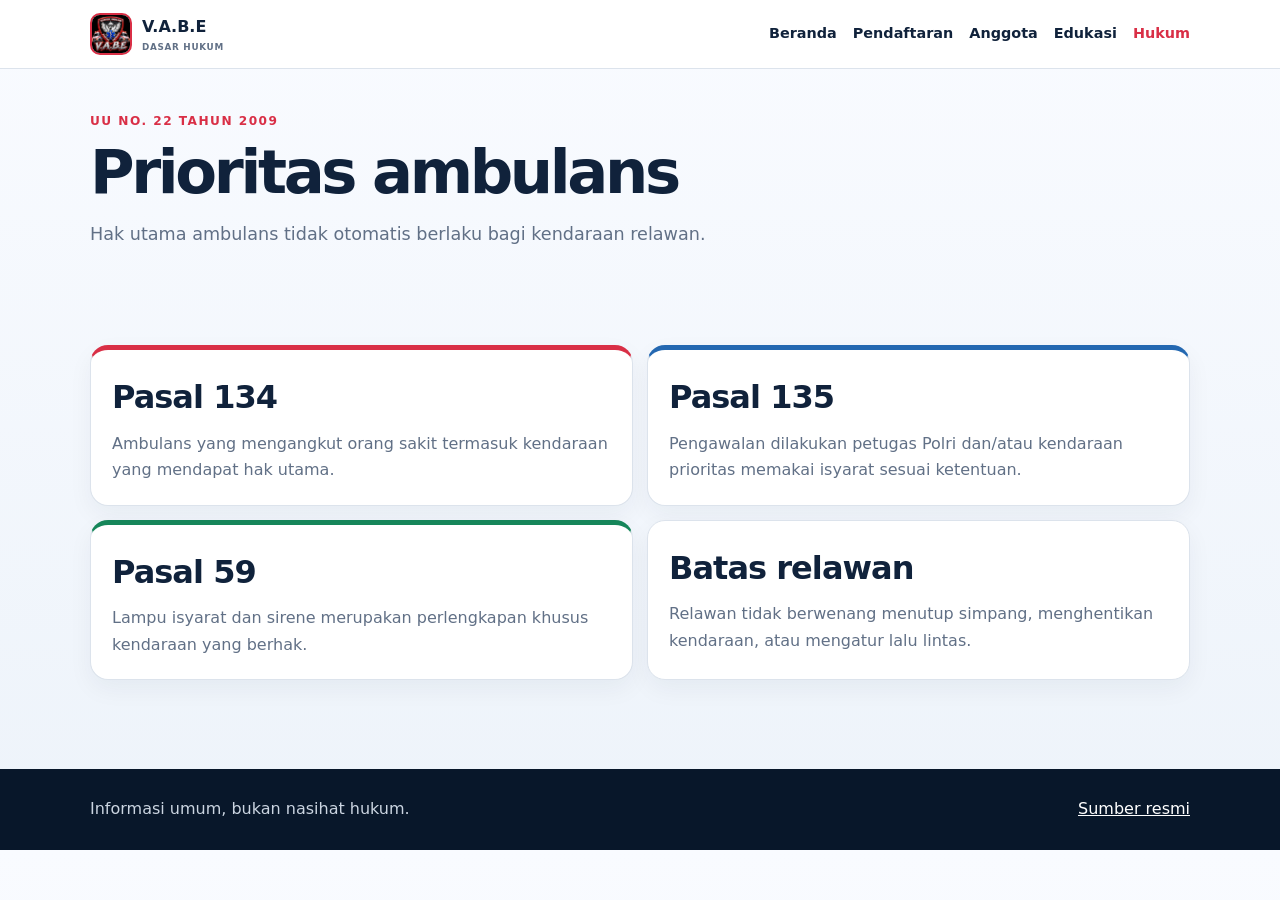
<file: hukum.html>
<!doctype html>
<html lang="id">
<head>
<meta charset="utf-8">
<meta name="viewport" content="width=device-width,initial-scale=1">
<title>Hukum V.A.B.E</title>
<link rel="stylesheet" href="styles.css">
</head>
<body>
<header class="header">
<div class="wrap bar">
<a class="brand" href="index.html">
<img src="logo-vabe.jpeg" alt="Logo">
<span>V.A.B.E<small>DASAR HUKUM</small>
</span>
</a>
<nav class="nav">
<a href="index.html">Beranda</a>
<a href="daftar.html">Pendaftaran</a>
<a href="anggota.html">Anggota</a>
<a href="edukasi.html">Edukasi</a>
<a class="active" href="hukum.html">Hukum</a>
</nav>
</div>
</header>
<main>
<section class="page-head">
<div class="wrap">
<div class="eyebrow">UU No. 22 Tahun 2009</div>
<h1>Prioritas ambulans</h1>
<p class="lead">Hak utama ambulans tidak otomatis berlaku bagi kendaraan relawan.</p>
</div>
</section>
<section class="section">
<div class="wrap legal">
<article class="card red">
<h2>Pasal 134</h2>
<p>Ambulans yang mengangkut orang sakit termasuk kendaraan yang mendapat hak utama.</p>
</article>
<article class="card blue">
<h2>Pasal 135</h2>
<p>Pengawalan dilakukan petugas Polri dan/atau kendaraan prioritas memakai isyarat sesuai ketentuan.</p>
</article>
<article class="card green">
<h2>Pasal 59</h2>
<p>Lampu isyarat dan sirene merupakan perlengkapan khusus kendaraan yang berhak.</p>
</article>
<article class="card">
<h2>Batas relawan</h2>
<p>Relawan tidak berwenang menutup simpang, menghentikan kendaraan, atau mengatur lalu lintas.</p>
</article>
</div>
</section>
</main>
<footer class="footer">
<div class="wrap foot">
<span>Informasi umum, bukan nasihat hukum.</span>
<a href="https://peraturan.bpk.go.id/Details/38654/uu-no22-tahun-2009">Sumber resmi</a>
</div>
</footer>
<nav class="dock">
<a href="index.html">⌂<br>Beranda</a>
<a href="daftar.html">＋<br>Daftar</a>
<a href="anggota.html">♙<br>Anggota</a>
<a href="call-center.html">☎<br>Darurat</a>
</nav>
</body>
</html>
</file>
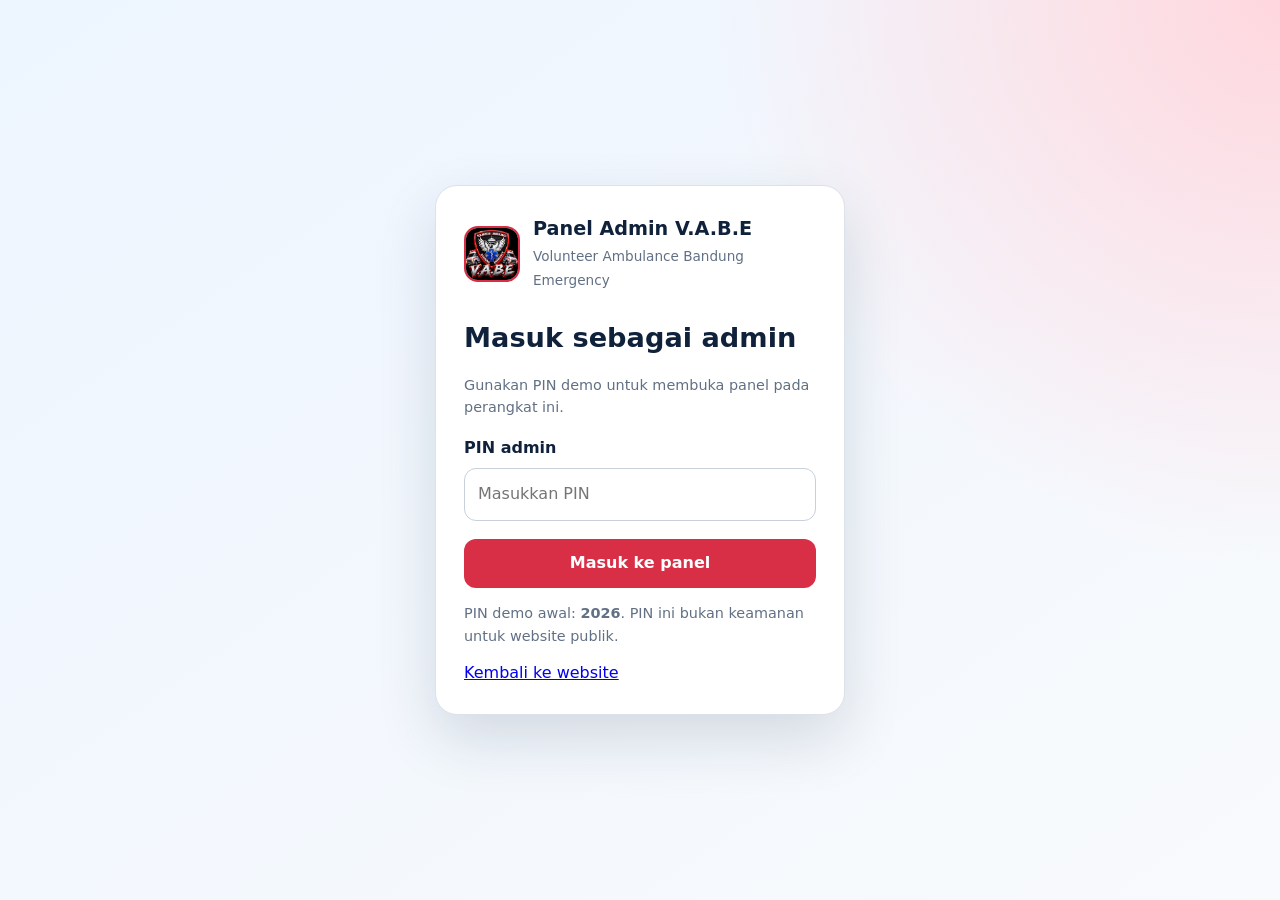
<file: laporan.html>
<!doctype html>
<html lang="id">
<head>
  <meta charset="utf-8">
  <meta name="viewport" content="width=device-width,initial-scale=1">
  <title>Laporan Kejadian — Admin V.A.B.E</title>
  <style>
    :root{--navy:#0b315d;--blue:#164f87;--red:#ed1c2e;--paper:#f2f5f9;--line:#cbd5e1;--muted:#64748b;--green:#159447}*{box-sizing:border-box}body{margin:0;background:var(--paper);color:#10223b;font:16px/1.45 system-ui,-apple-system,"Segoe UI",sans-serif}button,input,select,textarea{font:inherit}.topbar{background:linear-gradient(120deg,#071e3b,#0d3d70);color:#fff;border-bottom:5px solid var(--red)}.topbar-inner{width:min(1380px,calc(100% - 28px));min-height:78px;margin:auto;display:flex;align-items:center;justify-content:space-between;gap:18px}.brand{display:flex;align-items:center;gap:12px;color:#fff;text-decoration:none}.brand img{width:54px;height:54px;border-radius:13px;object-fit:cover;background:#000;border:2px solid #fff}.brand strong{display:block;font-size:1.15rem;letter-spacing:.04em}.brand span{display:block;font-size:.75rem;color:#dbeafe}.nav{display:flex;gap:8px}.nav a{color:#fff;text-decoration:none;padding:10px 14px;border-radius:999px;font-weight:750}.nav a.active{background:#fff;color:var(--navy)}main{width:min(1380px,calc(100% - 28px));margin:28px auto 60px}.page-title{display:flex;align-items:end;justify-content:space-between;gap:15px;margin-bottom:18px}.page-title h1{margin:0;font-size:clamp(1.8rem,4vw,2.7rem)}.page-title p{margin:5px 0 0;color:var(--muted)}.workspace{display:grid;grid-template-columns:minmax(320px,.85fr) minmax(500px,1.15fr);gap:20px}.panel{background:#fff;border:1px solid #d7e0eb;border-radius:19px;box-shadow:0 14px 36px #0b315d12;overflow:hidden}.panel-title{margin:0;padding:17px 20px;background:linear-gradient(110deg,var(--navy),var(--blue));color:#fff;font-size:1.15rem;border-bottom:5px solid var(--red)}.form-body{padding:20px}.field{display:grid;gap:7px;margin-bottom:16px}.field label{font-weight:800}.field label span{color:var(--red)}.field input,.field select,.field textarea{width:100%;border:1px solid #bfc9d7;border-radius:11px;padding:12px 13px;background:#fff;color:#10223b}.field textarea{min-height:92px;resize:vertical}.field input:focus,.field select:focus,.field textarea:focus{outline:3px solid #2e76bd25;border-color:#2468b1}.two{display:grid;grid-template-columns:1fr 1fr;gap:12px}.actions{display:flex;gap:10px;flex-wrap:wrap}.btn{border:0;border-radius:11px;padding:12px 16px;background:var(--navy);color:#fff;font-weight:850;cursor:pointer}.btn.secondary{background:#fff;color:var(--navy);border:1px solid #bfc9d7}.btn.green{background:var(--green)}.btn.blue{background:#1670c2}.preview-wrap{padding:16px;background:#dfe7f0}.report-paper{position:relative;width:min(100%,760px);aspect-ratio:210/297;margin:auto;background:#fff;overflow:hidden;box-shadow:0 8px 28px #0b315d22;padding:7.5% 7% 6%;color:#101827}.corner{position:absolute;width:20%;height:17px;background:var(--navy);transform:skewX(-35deg)}.corner:after{content:"";position:absolute;width:45%;height:9px;background:var(--red);top:22px}.corner.tl{top:0;left:-2%}.corner.tr{top:0;right:-2%;transform:skewX(35deg)}.corner.tr:after{right:0}.corner.bl{bottom:0;left:-2%}.corner.br{bottom:0;right:-2%;transform:skewX(35deg)}.report-head{display:grid;grid-template-columns:82px 1fr;gap:16px;align-items:center;border-bottom:3px solid var(--red);padding-bottom:13px}.report-head img{width:82px;height:82px;border-radius:17px;object-fit:cover;background:#000}.report-head small{display:block;letter-spacing:.25em;font-weight:800}.report-head h2{margin:0;font-size:clamp(1.5rem,3vw,2.4rem);font-style:italic;color:var(--navy);line-height:1}.report-head h2 span{color:var(--red)}.report-head p{margin:7px 0 0;font-size:.72rem;font-weight:800;letter-spacing:.08em}.ribbon{width:78%;margin:30px auto 24px;padding:9px;text-align:center;background:var(--navy);color:#fff;font-weight:900;font-size:clamp(1rem,2.4vw,1.75rem);clip-path:polygon(6% 0,94% 0,100% 50%,94% 100%,6% 100%,0 50%)}.report-list{display:grid}.report-row{display:grid;grid-template-columns:42px minmax(140px,34%) 16px 1fr;gap:10px;align-items:start;padding:11px 0;border-bottom:1px solid #aeb9c7}.report-icon{width:37px;height:37px;border-radius:8px;background:var(--navy);color:#fff;display:grid;place-items:center;font-size:1.15rem}.report-label{font-weight:850;padding-top:7px}.report-colon{font-weight:900;padding-top:7px}.report-value{padding-top:7px;white-space:pre-wrap;overflow-wrap:anywhere}.ambulance-mark{position:absolute;right:7%;bottom:7%;font-size:5rem;opacity:.08}.preview-actions{display:flex;gap:10px;flex-wrap:wrap;padding:17px;background:#fff;border-top:1px solid #d7e0eb}.history{margin-top:22px}.history-list{display:grid;gap:10px;padding:15px}.history-item{display:grid;grid-template-columns:1fr auto;gap:14px;align-items:center;border:1px solid #d7e0eb;border-radius:13px;padding:13px}.history-item strong,.history-item span{display:block}.history-item span{color:var(--muted);font-size:.87rem}.history-buttons{display:flex;gap:7px}.mini{border:1px solid #cbd5e1;background:#fff;border-radius:8px;padding:7px 9px;cursor:pointer}.empty{padding:22px;text-align:center;color:var(--muted)}
    @media(max-width:950px){.workspace{grid-template-columns:1fr}.report-paper{width:min(100%,680px)}.nav a:not(.active){display:none}}
    @media(max-width:560px){.topbar-inner{min-height:66px}.brand span{display:none}.brand img{width:44px;height:44px}.nav a{padding:9px 11px}.page-title{display:block}.two{grid-template-columns:1fr}.preview-wrap{padding:7px}.report-paper{padding:8% 5%;aspect-ratio:auto;min-height:690px}.report-head{grid-template-columns:58px 1fr;gap:10px}.report-head img{width:58px;height:58px;border-radius:12px}.report-head small{font-size:.58rem}.report-head h2{font-size:1.35rem}.report-head p{font-size:.55rem}.ribbon{width:92%;margin:22px auto 16px}.report-row{grid-template-columns:33px 115px 8px 1fr;gap:6px;padding:8px 0;font-size:.78rem}.report-icon{width:30px;height:30px;font-size:.9rem}.report-label,.report-colon,.report-value{padding-top:5px}.history-item{grid-template-columns:1fr}.actions .btn,.preview-actions .btn{flex:1}}
    .report-paper.pdf-export{width:794px!important;height:1123px!important;min-height:1123px!important;aspect-ratio:auto!important;padding:68px 58px 55px!important;box-shadow:none!important}.report-paper.pdf-export .report-head h2{font-size:36px}.report-paper.pdf-export .ribbon{font-size:26px}.report-paper.pdf-export .report-row{font-size:17px}.hidden{display:none!important}.workspace:not(.result-only) .form-panel{grid-column:1/-1;width:min(760px,100%);margin:auto}.workspace.result-only{display:block}.workspace.result-only .preview-panel{width:min(850px,100%);margin:auto}.modal{position:fixed;inset:0;z-index:100;display:grid;place-items:center;padding:20px;background:#071e3bcc}.modal-card{width:min(460px,100%);max-height:calc(100vh - 32px);overflow:auto;background:#fff;border-radius:20px;padding:24px;box-shadow:0 24px 70px #0005}.modal-card h2{margin:0 0 7px}.modal-card p{color:var(--muted);margin:0 0 18px}.modal-options{display:grid;grid-template-columns:1fr 1fr;gap:10px}.modal-options .btn{min-height:54px}.modal-close{width:100%;margin-top:10px}.preview-actions .btn{min-width:120px}.report-value{min-width:0}
    @media(min-width:951px) and (max-width:1200px){main{width:min(100% - 36px,1080px)}.workspace:not(.result-only) .form-panel{width:min(720px,100%)}}
    @media(max-width:700px){main{width:calc(100% - 20px);margin:18px auto 40px}.topbar-inner{width:calc(100% - 20px)}.page-title{align-items:stretch}.page-title .btn{width:100%;margin-top:12px}.form-body{padding:15px}.panel{border-radius:15px}.panel-title{padding:14px 15px}.preview-actions{display:grid;grid-template-columns:1fr 1fr;padding:12px}.preview-actions .btn{min-width:0;width:100%}.report-paper{width:100%;min-height:0;aspect-ratio:210/297}.modal{padding:10px}.modal-card{padding:18px}.modal-options{grid-template-columns:1fr}.modal-options .btn{width:100%}}
    @media(max-width:420px){body{font-size:15px}.brand strong{font-size:.96rem}.nav a{font-size:.82rem}.page-title h1{font-size:1.65rem}.report-head{grid-template-columns:50px 1fr;gap:8px}.report-head img{width:50px;height:50px}.report-head small{font-size:.48rem;letter-spacing:.14em}.report-head h2{font-size:1.08rem}.report-head p{font-size:.46rem;letter-spacing:.03em}.ribbon{font-size:.88rem;margin:17px auto 12px}.report-row{grid-template-columns:28px 91px 6px 1fr;gap:4px;padding:7px 0;font-size:.7rem}.report-icon{width:26px;height:26px;font-size:.78rem}.preview-wrap{padding:5px}.report-paper{padding:8% 4.5%}.two{grid-template-columns:1fr}.actions{display:grid;grid-template-columns:1fr}.actions .btn{width:100%}}
    @page{size:A4 portrait;margin:0}@media print{body{background:#fff}.topbar,.page-title,.form-panel,.preview-title,.preview-actions,.history{display:none!important}main,.workspace,.preview-panel,.preview-wrap{display:block!important;width:100%!important;margin:0!important;padding:0!important;border:0!important;box-shadow:none!important;background:#fff!important}.report-paper{width:210mm!important;height:297mm!important;aspect-ratio:auto!important;margin:0!important;box-shadow:none!important;padding:18mm 15mm 15mm!important}.report-head h2{font-size:28pt}.ribbon{font-size:18pt}.report-row{font-size:12.5pt;page-break-inside:avoid}}
  </style>
</head>
<body>
  <header class="topbar"><div class="topbar-inner"><a class="brand" href="admin.html"><img src="logo-vabe.jpeg" alt="Logo V.A.B.E"><div><strong>ADMIN V.A.B.E</strong><span>VOLUNTEER AMBULANCE BANDUNG EMERGENCY</span></div></a><nav class="nav"><a href="admin.html">Panel utama</a><a class="active" href="laporan.html">Laporan</a></nav></div></header>
  <main>
    <div class="page-title"><div><h1>Form laporan kejadian</h1><p>Isi data, periksa pratinjau, lalu simpan atau cetak sebagai PDF.</p></div><button class="btn secondary" id="newBtn" type="button">Laporan baru</button></div>
    <div class="workspace" id="workspace">
      <section class="panel form-panel"><h2 class="panel-title">✎ Isi laporan kejadian</h2><form class="form-body" id="reportForm"><div class="two"><div class="field"><label for="date">Tanggal <span>*</span></label><input id="date" type="date" required></div><div class="field"><label for="time">Waktu kejadian <span>*</span></label><input id="time" type="time" required></div></div><div class="field"><label for="type">Jenis laporan <span>*</span></label><select id="type" required><option>Kecelakaan lalu lintas</option><option>Evakuasi medis</option><option>Permintaan ambulans</option><option>Informasi kedaruratan lainnya</option></select></div><div class="field"><label for="region">Kota/Kabupaten <span>*</span></label><select id="region" required><option value="">Pilih kota/kabupaten</option><option value="3273">Kota Bandung</option><option value="3204">Kabupaten Bandung</option></select></div><div class="two"><div class="field"><label for="district">Kecamatan <span>*</span></label><select id="district" required disabled><option value="">Pilih kecamatan</option></select></div><div class="field"><label for="village">Desa/Kelurahan <span>*</span></label><select id="village" required disabled><option value="">Pilih desa/kelurahan</option></select></div></div><div class="field"><label for="street">Nama jalan, nomor, atau patokan <span>*</span></label><textarea id="street" required placeholder="Contoh: Jl. Raya Banjaran Barat No. 277, dekat SPBU"></textarea><small id="areaStatus" style="color:var(--muted)">Pilih kota/kabupaten untuk memuat wilayah.</small></div><div class="field"><label for="reporter">Nama pelapor <span>*</span></label><input id="reporter" required placeholder="Nama lengkap pelapor"></div><div class="field"><label for="source">Sumber informasi <span>*</span></label><select id="source" required><option>Relawan V.A.B.E</option><option>Masyarakat</option><option>Petugas kesehatan</option><option>Instansi terkait</option><option>Lainnya</option></select></div><div class="actions"><button class="btn secondary" type="reset">Reset</button><button class="btn" type="submit">Simpan laporan</button></div></form></section>
      <section class="panel preview-panel"><h2 class="panel-title preview-title">◉ Pratinjau laporan</h2><div class="preview-wrap"><article class="report-paper" id="reportPaper"><i class="corner tl"></i><i class="corner tr"></i><i class="corner bl"></i><i class="corner br"></i><header class="report-head"><img src="logo-vabe.jpeg" alt="Logo V.A.B.E"><div><small>VOLUNTEER AMBULANCE</small><h2>EMERGENCY <span>CENTER</span></h2><p>RESPON CEPAT · KOORDINASI · BANTUAN KEMANUSIAAN</p></div></header><div class="ribbon">FORM LAPORAN KEJADIAN</div><div class="report-list"><div class="report-row"><span class="report-icon">▣</span><span class="report-label">Tanggal</span><span class="report-colon">:</span><span class="report-value" id="outDate">—</span></div><div class="report-row"><span class="report-icon">◷</span><span class="report-label">Waktu Kejadian</span><span class="report-colon">:</span><span class="report-value" id="outTime">—</span></div><div class="report-row"><span class="report-icon">▤</span><span class="report-label">Jenis Laporan</span><span class="report-colon">:</span><span class="report-value" id="outType">—</span></div><div class="report-row"><span class="report-icon">●</span><span class="report-label">Lokasi</span><span class="report-colon">:</span><span class="report-value" id="outLocation">—</span></div><div class="report-row"><span class="report-icon">♟</span><span class="report-label">Nama Pelapor</span><span class="report-colon">:</span><span class="report-value" id="outReporter">—</span></div><div class="report-row"><span class="report-icon">♟</span><span class="report-label">Sumber Informasi</span><span class="report-colon">:</span><span class="report-value" id="outSource">—</span></div></div><div class="ambulance-mark">✚</div></article></div><div class="preview-actions"><button class="btn green" id="pdfBtn" type="button">Simpan PDF</button><button class="btn blue" id="printBtn" type="button">Cetak</button><button class="btn secondary" id="shareBtn" type="button">Bagikan</button></div></section>
    </div>
    <section class="panel history"><h2 class="panel-title">Riwayat laporan</h2><div class="history-list" id="historyList"></div></section>
  </main>
  <script src="html2canvas.min.js"></script>
  <script src="jspdf.umd.min.js"></script>
  <script type="text/plain" id="legacyScript">
    const sessionKey='vabeAdminSession',reportKey='vabeLaporan';
    if(sessionStorage.getItem(sessionKey)!=='1')location.replace('admin.html');
    const ids=['date','time','type','region','district','village','street','reporter','source'];
    const form=document.getElementById('reportForm');
    const read=()=>{try{return JSON.parse(localStorage.getItem(reportKey)||'[]')}catch{return[]}};
    const write=data=>localStorage.setItem(reportKey,JSON.stringify(data));
    const esc=v=>String(v??'').replace(/[&<>"']/g,c=>({'&':'&amp;','<':'&lt;','>':'&gt;','"':'&quot;',"'":'&#039;'}[c]));
    const field=id=>document.getElementById(id);
    const formatDate=value=>{if(!value)return '—';const [y,m,d]=value.split('-');return `${d}/${m}/${y}`};
    const selectedText=id=>field(id).selectedOptions[0]?.textContent||'';
    function values(){const street=field('street').value.trim(),village=selectedText('village'),district=selectedText('district'),region=selectedText('region'),location=[street,village&&`${village}`,district&&`Kec. ${district}`,region].filter(Boolean).join(', ');return{date:field('date').value,time:field('time').value,type:field('type').value,regionId:field('region').value,region,districtId:field('district').value,district,villageId:field('village').value,village,street,location,reporter:field('reporter').value.trim(),source:field('source').value}};
    function updatePreview(){const r=values();field('outDate').textContent=formatDate(r.date);field('outTime').textContent=r.time?`${r.time} WIB`:'—';field('outType').textContent=r.type||'—';field('outLocation').textContent=r.location||'—';field('outReporter').textContent=r.reporter||'—';field('outSource').textContent=r.source||'—'}
    function setDefaults(){const now=new Date(),offset=now.getTimezoneOffset()*60000,local=new Date(now-offset);field('date').value=local.toISOString().slice(0,10);field('time').value=local.toTimeString().slice(0,5);updatePreview()}
    ids.forEach(id=>field(id).addEventListener('input',updatePreview));
    async function fillAreas(url,select,placeholder){select.disabled=true;select.innerHTML=`<option value="">Memuat...</option>`;try{const response=await fetch(url);if(!response.ok)throw new Error();const data=await response.json();select.innerHTML=`<option value="">${placeholder}</option>`+data.map(item=>`<option value="${esc(item.id)}">${esc(item.name.replace(/^(KABUPATEN|KOTA|KECAMATAN|KELURAHAN|DESA)\s+/i,''))}</option>`).join('');select.disabled=false;field('areaStatus').textContent='Wilayah berhasil dimuat.'}catch{select.innerHTML=`<option value="">Gagal memuat pilihan</option>`;field('areaStatus').textContent='Pilihan wilayah memerlukan koneksi internet. Coba muat ulang halaman.'}}
    field('region').addEventListener('change',async()=>{field('village').innerHTML='<option value="">Pilih desa/kelurahan</option>';field('village').disabled=true;if(!field('region').value)return;await fillAreas(`https://www.emsifa.com/api-wilayah-indonesia/api/districts/${field('region').value}.json`,field('district'),'Pilih kecamatan');updatePreview()});
    field('district').addEventListener('change',async()=>{if(!field('district').value)return;await fillAreas(`https://www.emsifa.com/api-wilayah-indonesia/api/villages/${field('district').value}.json`,field('village'),'Pilih desa/kelurahan');updatePreview()});
    form.addEventListener('reset',()=>setTimeout(setDefaults));
    form.addEventListener('submit',async e=>{e.preventDefault();const data=read(),record={id:`LAP-${Date.now()}`,...values(),createdAt:new Date().toISOString()};data.unshift(record);write(data);renderHistory();await downloadPdf()});
    async function loadReport(id){const r=read().find(item=>item.id===id);if(!r)return;['date','time','type','street','reporter','source'].forEach(key=>field(key).value=r[key]||'');if(r.regionId){field('region').value=r.regionId;await fillAreas(`https://www.emsifa.com/api-wilayah-indonesia/api/districts/${r.regionId}.json`,field('district'),'Pilih kecamatan');field('district').value=r.districtId||'';if(r.districtId){await fillAreas(`https://www.emsifa.com/api-wilayah-indonesia/api/villages/${r.districtId}.json`,field('village'),'Pilih desa/kelurahan');field('village').value=r.villageId||''}}else if(r.location){field('street').value=r.location}updatePreview();scrollTo({top:0,behavior:'smooth'})}
    function deleteReport(id){if(!confirm('Hapus laporan ini dari riwayat?'))return;write(read().filter(item=>item.id!==id));renderHistory()}
    function renderHistory(){const data=read();field('historyList').innerHTML=data.length?data.map(r=>`<div class="history-item"><div><strong>${esc(formatDate(r.date))} · ${esc(r.type)}</strong><span>${esc(r.location)} — Pelapor: ${esc(r.reporter)}</span></div><div class="history-buttons"><button class="mini" onclick="loadReport('${esc(r.id)}')">Buka</button><button class="mini" onclick="deleteReport('${esc(r.id)}')">Hapus</button></div></div>`).join(''):'<div class="empty">Belum ada laporan tersimpan.</div>'}
    async function downloadPdf(){updatePreview();const button=field('pdfBtn'),paper=field('reportPaper');button.disabled=true;button.textContent='Membuat PDF...';paper.classList.add('pdf-export');try{await document.fonts.ready;const canvas=await html2canvas(paper,{scale:2,useCORS:true,backgroundColor:'#ffffff',logging:false});const {jsPDF}=window.jspdf,pdf=new jsPDF({orientation:'portrait',unit:'mm',format:'a4',compress:true});pdf.addImage(canvas.toDataURL('image/jpeg',.95),'JPEG',0,0,210,297,undefined,'FAST');const r=values(),safeDate=r.date||'tanpa-tanggal';pdf.save(`Laporan-VABE-${safeDate}.pdf`)}catch(error){alert('PDF belum berhasil dibuat. Pastikan file html2canvas.min.js dan jspdf.umd.min.js ikut diunggah.')}finally{paper.classList.remove('pdf-export');button.disabled=false;button.textContent='Simpan PDF'}}
    field('pdfBtn').addEventListener('click',downloadPdf);field('printBtn').addEventListener('click',()=>window.print());
    field('shareBtn').addEventListener('click',async()=>{const r=values(),text=`Laporan Kejadian V.A.B.E\nTanggal: ${formatDate(r.date)}\nWaktu: ${r.time} WIB\nJenis: ${r.type}\nLokasi: ${r.location}\nPelapor: ${r.reporter}\nSumber: ${r.source}`;if(navigator.share){try{await navigator.share({title:'Laporan Kejadian V.A.B.E',text})}catch{}}else{try{await navigator.clipboard.writeText(text);alert('Ringkasan laporan disalin.')}catch{alert(text)}}});
    field('newBtn').addEventListener('click',()=>{form.reset();setDefaults();field('region').focus()});
    setDefaults();renderHistory();
  </script>
  <script src="laporan-app.js"></script>
</body>
</html>
</file>
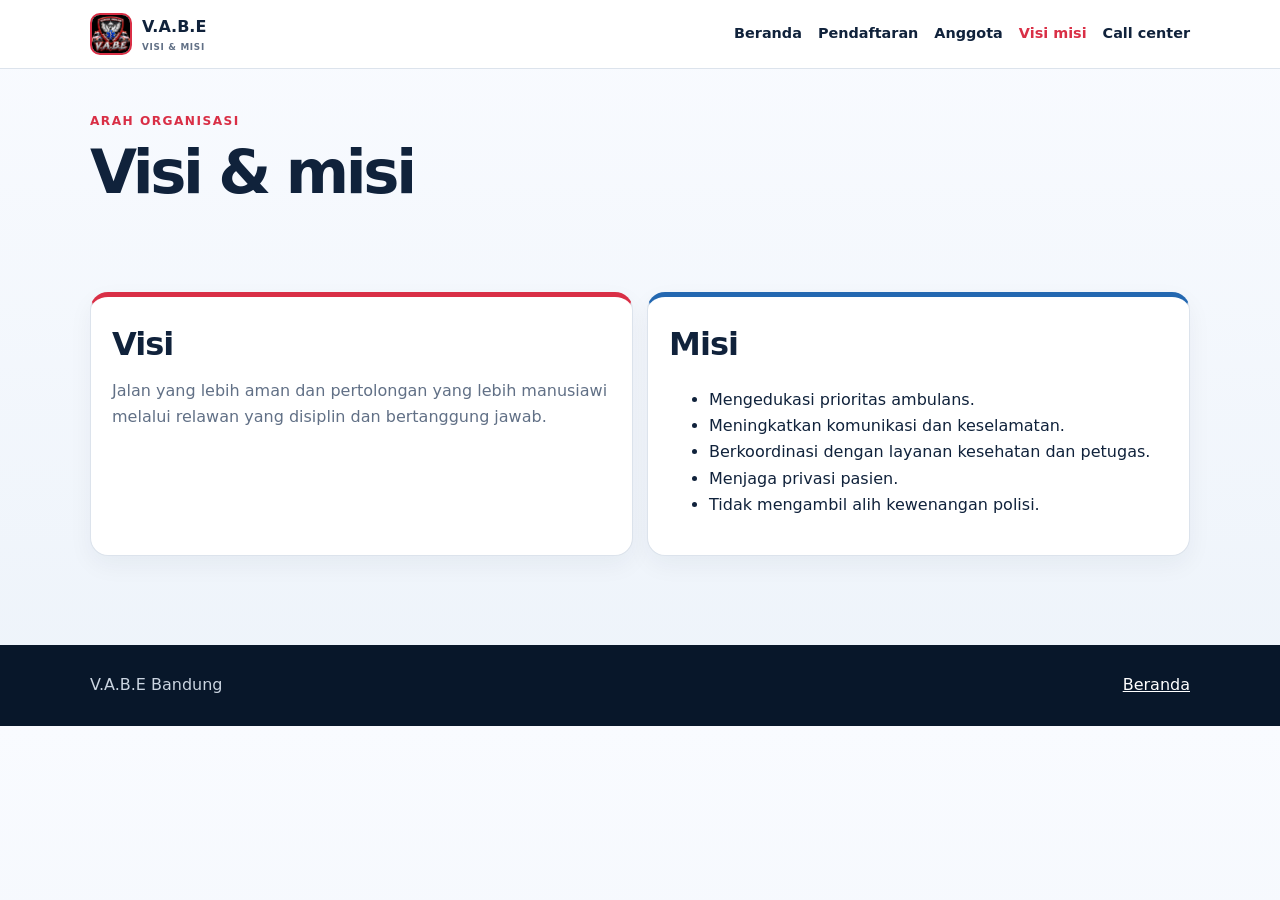
<file: visi-misi.html>
<!doctype html>
<html lang="id">
<head>
<meta charset="utf-8">
<meta name="viewport" content="width=device-width,initial-scale=1">
<title>Visi Misi V.A.B.E</title>
<link rel="stylesheet" href="styles.css">
</head>
<body>
<header class="header">
<div class="wrap bar">
<a class="brand" href="index.html">
<img src="logo-vabe.jpeg" alt="Logo">
<span>V.A.B.E<small>VISI & MISI</small>
</span>
</a>
<nav class="nav">
<a href="index.html">Beranda</a>
<a href="daftar.html">Pendaftaran</a>
<a href="anggota.html">Anggota</a>
<a class="active" href="visi-misi.html">Visi misi</a>
<a href="call-center.html">Call center</a>
</nav>
</div>
</header>
<main>
<section class="page-head">
<div class="wrap">
<div class="eyebrow">Arah organisasi</div>
<h1>Visi & misi</h1>
</div>
</section>
<section class="section">
<div class="wrap cards">
<article class="card red">
<h2>Visi</h2>
<p>Jalan yang lebih aman dan pertolongan yang lebih manusiawi melalui relawan yang disiplin dan bertanggung jawab.</p>
</article>
<article class="card blue">
<h2>Misi</h2>
<ul>
<li>Mengedukasi prioritas ambulans.</li>
<li>Meningkatkan komunikasi dan keselamatan.</li>
<li>Berkoordinasi dengan layanan kesehatan dan petugas.</li>
<li>Menjaga privasi pasien.</li>
<li>Tidak mengambil alih kewenangan polisi.</li>
</ul>
</article>
</div>
</section>
</main>
<footer class="footer">
<div class="wrap foot">
<span>V.A.B.E Bandung</span>
<a href="index.html">Beranda</a>
</div>
</footer>
<nav class="dock">
<a href="index.html">⌂<br>Beranda</a>
<a href="daftar.html">＋<br>Daftar</a>
<a href="anggota.html">♙<br>Anggota</a>
<a href="call-center.html">☎<br>Darurat</a>
</nav>
</body>
</html>
</file>
<file: styles.css>
:root{--navy:#10223b;--blue:#2468b1;--red:#d92f46;--green:#16865a;--paper:#f4f7fb;--muted:#617086;--line:#dce3ec;--shadow:0 16px 40px #10223b17}
*{box-sizing:border-box}
body{margin:0;background:linear-gradient(#f9fbff,#edf3fa);color:var(--navy);font:16px/1.65 system-ui,-apple-system,"Segoe UI",sans-serif}
a{color:inherit}
button,input,select{font:inherit}
.wrap{width:min(1100px,calc(100% - 30px));margin:auto}
.header{position:sticky;top:0;z-index:20;background:#fffffff2;backdrop-filter:blur(14px);border-bottom:1px solid var(--line)}
.bar{min-height:68px;display:flex;align-items:center;justify-content:space-between;gap:16px}
.brand{display:flex;align-items:center;gap:10px;text-decoration:none;font-weight:900}
.brand img{width:42px;height:42px;object-fit:cover;border-radius:10px;border:2px solid var(--red)}
.brand small{display:block;font-size:.55rem;letter-spacing:.08em;color:var(--muted)}
.nav{display:flex;gap:16px}
.nav a{text-decoration:none;font-size:.9rem;font-weight:750}
.nav a.active{color:var(--red)}
.hero{padding:64px 0;background:radial-gradient(circle at 85% 10%,#ffdbe2,transparent 32%),linear-gradient(135deg,#f8fbff,#e8f3ff)}
.hero-grid{display:grid;grid-template-columns:1.2fr .8fr;gap:42px;align-items:center}
.eyebrow{text-transform:uppercase;letter-spacing:.12em;color:var(--red);font-weight:900;font-size:.76rem}
h1{font-size:clamp(2.5rem,6vw,5rem);line-height:1;letter-spacing:-.055em;margin:.18em 0}
.lead{font-size:1.1rem;color:var(--muted);max-width:650px}
.hero-logo{width:100%;border-radius:26px;background:#000;box-shadow:var(--shadow)}
.btn{display:inline-flex;align-items:center;justify-content:center;border:0;border-radius:12px;padding:12px 17px;background:var(--red);color:#fff;text-decoration:none;font-weight:850;cursor:pointer}
.btn.blue{background:var(--blue)}
.btn.light{background:#fff;color:var(--navy);border:1px solid var(--line)}
.buttons{display:flex;gap:10px;flex-wrap:wrap;margin-top:22px}
.section{padding:54px 0}
.section h2{font-size:2rem;letter-spacing:-.03em;margin:0 0 7px}
.intro{color:var(--muted);margin:0 0 24px}
.menu-grid{display:grid;grid-template-columns:repeat(3,1fr);gap:14px}
.menu-card,.card,.panel{background:#fff;border:1px solid var(--line);border-radius:18px;padding:21px;box-shadow:0 9px 25px #10223b0d}
.menu-card{text-decoration:none;transition:.2s}
.menu-card:hover{transform:translateY(-3px);box-shadow:var(--shadow)}
.icon{width:44px;height:44px;border-radius:12px;display:grid;place-items:center;background:#ffe6eb;color:var(--red);font-weight:900;font-size:1.25rem}
.menu-card:nth-child(2n) .icon{background:#e7f2ff;color:var(--blue)}
.menu-card:nth-child(3n) .icon{background:#e6f7ee;color:var(--green)}
.menu-card h3{margin:13px 0 4px}
.menu-card p,.card p{margin:0;color:var(--muted)}
.gallery{display:grid;grid-template-columns:.8fr 1.2fr;gap:15px}
.photo{margin:0;background:#fff;border-radius:20px;overflow:hidden;border:1px solid var(--line);box-shadow:var(--shadow)}
.photo img{width:100%;height:390px;object-fit:cover;display:block}
.photo figcaption{padding:15px 18px;font-weight:750}
.page-head{padding:42px 0 24px}
.page-head h1{font-size:clamp(2.2rem,5vw,3.8rem)}
.form-grid,.cards,.legal{display:grid;grid-template-columns:1fr 1fr;gap:14px}
.field{display:grid;gap:6px}
.field.full{grid-column:1/-1}
.field label{font-weight:750}
.field input,.field select{width:100%;min-height:49px;padding:11px 12px;border:1px solid #c9d2de;border-radius:11px;background:#fff}
.field input:focus,.field select:focus{outline:3px solid #75aef044;border-color:var(--blue)}
.notice{display:none;margin-top:15px;padding:15px;border-radius:12px;background:#e7f7ef;color:#145b3d;border-left:4px solid var(--green)}
.notice.show{display:block}
.privacy{font-size:.88rem;color:var(--muted)}
.card.red{border-top:5px solid var(--red)}
.card.blue{border-top:5px solid var(--blue)}
.card.green{border-top:5px solid var(--green)}
.number{display:block;color:var(--red);font-size:1.5rem;font-weight:900;text-decoration:none}
.org{display:grid;justify-items:center}
.level{display:flex;justify-content:center;gap:12px;margin-top:24px;width:100%}
.node{width:min(220px,100%);background:#fff;border:1px solid var(--line);border-top:4px solid var(--red);border-radius:14px;padding:14px;text-align:center}
.node span{display:block;color:var(--red);font-size:.74rem;font-weight:850;text-transform:uppercase}
.node strong{display:block;margin:4px}
.members{display:grid;grid-template-columns:repeat(3,1fr);gap:12px;margin-top:24px}
.member{background:#fff;border:1px solid var(--line);border-radius:14px;padding:16px}
.member strong,.member span{display:block}
.member small{color:var(--muted)}
.empty{padding:25px;text-align:center;color:var(--muted);background:#fff;border:1px dashed #b9c5d2;border-radius:14px}
.steps{display:grid;gap:11px}
.step{display:grid;grid-template-columns:44px 1fr;gap:13px;background:#fff;border:1px solid var(--line);border-radius:15px;padding:17px}
.step b{width:38px;height:38px;border-radius:50%;display:grid;place-items:center;background:var(--red);color:#fff}
.step h3{margin:0}
.step p{margin:3px 0 0;color:var(--muted)}
.footer{margin-top:35px;background:#08172a;color:#cbd5e1;padding:27px 0}
.foot{display:flex;justify-content:space-between;gap:18px;flex-wrap:wrap}
.footer a{color:#fff}
.dock{display:none}

@media(max-width:800px){body{padding-bottom:72px}
.wrap{width:calc(100% - 24px)}
.nav{display:none}
.hero{padding:34px 0}
.hero-grid{grid-template-columns:1fr}
.hero-logo{display:none}
h1{font-size:2.65rem}
.menu-grid,.gallery,.form-grid,.cards,.legal{grid-template-columns:1fr}
.photo img{height:290px}
.field.full{grid-column:auto}
.members{grid-template-columns:1fr 1fr}
.level{display:grid;grid-template-columns:1fr 1fr}
.level:first-child,.level:nth-child(2){grid-template-columns:1fr}
.node{width:100%}
.dock{position:fixed;display:grid;grid-template-columns:repeat(4,1fr);left:8px;right:8px;bottom:8px;z-index:30;padding:6px;background:linear-gradient(135deg,#10223b,#1b4c83);border-radius:16px;box-shadow:0 12px 30px #0b1c3266}
.dock a{color:#fff;text-decoration:none;text-align:center;padding:8px 2px;border-radius:10px;font-size:.7rem;font-weight:750}
.dock a.active{background:var(--red)}
.section{padding:38px 0}
.page-head{padding:28px 0 16px}
.page-head h1{font-size:2.35rem}
}

@media(max-width:390px){.members,.level{grid-template-columns:1fr}
}

.member-id{color:var(--red);font-size:.8rem;text-transform:uppercase;letter-spacing:.04em}
.member h3{margin:5px 0 14px;font-size:1.2rem}
.member-meta{display:grid;gap:9px}
.member-meta div{display:flex;align-items:center;justify-content:space-between;gap:12px;padding-top:9px;border-top:1px solid var(--line)}
.member-meta span{color:var(--muted);font-size:.86rem}
.member-meta b{text-align:right;font-size:.9rem}
.sim-status{padding:3px 9px;border-radius:999px}
.sim-active{background:#e4f7ed;color:#12633f}
.sim-inactive{background:#ffe6ea;color:#a51f35}
</file>
